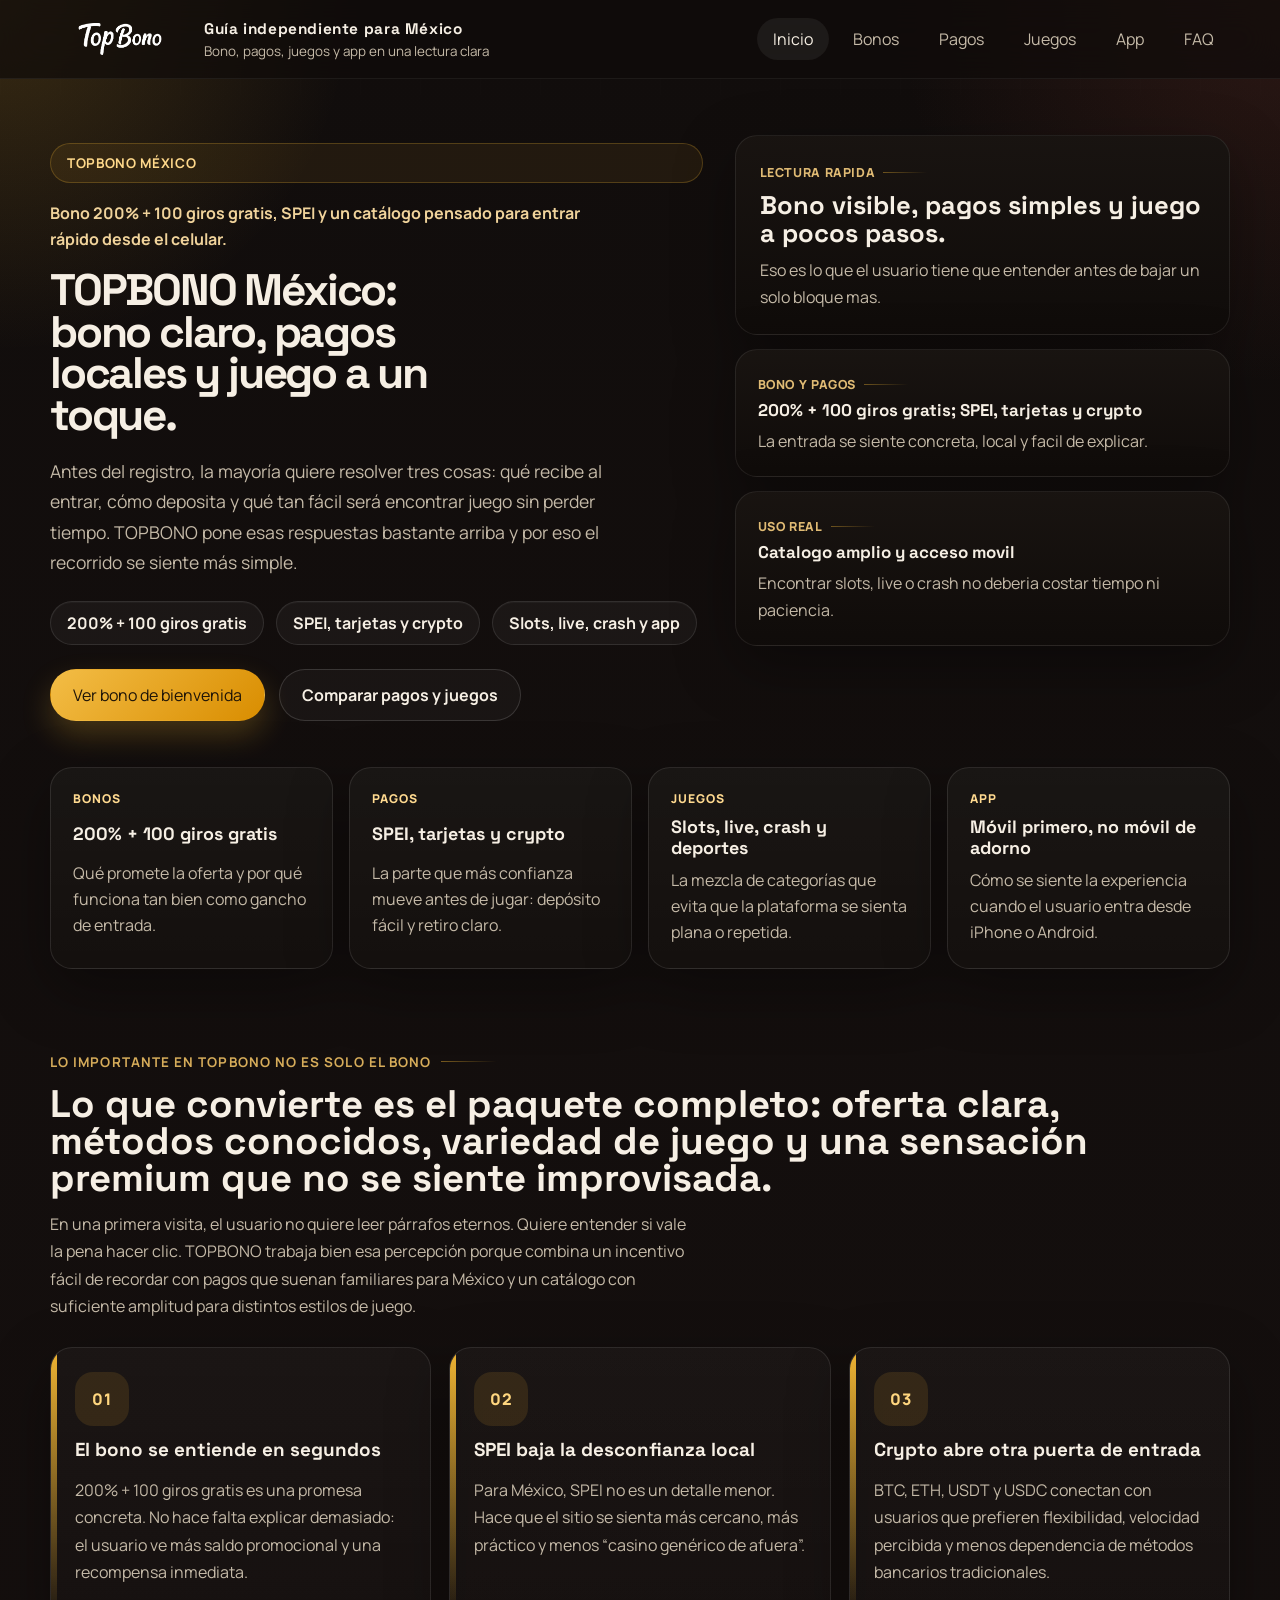
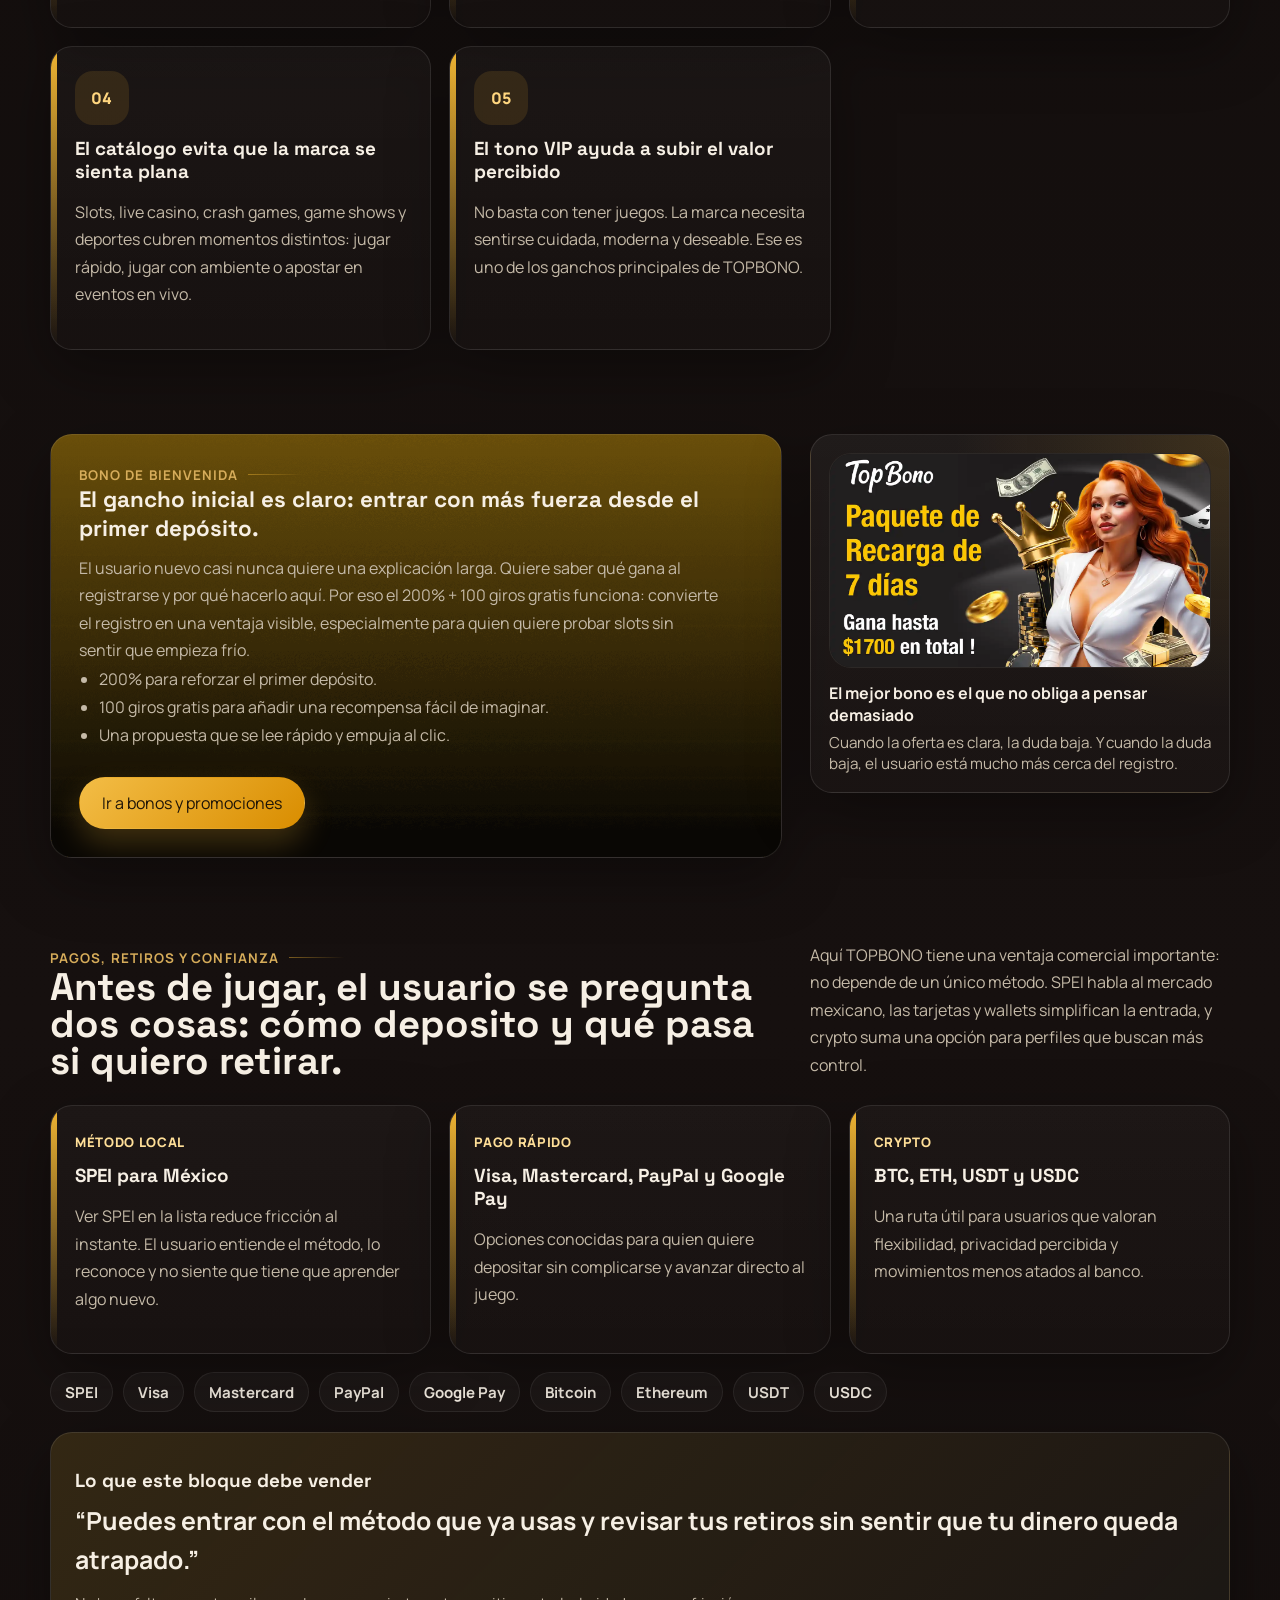
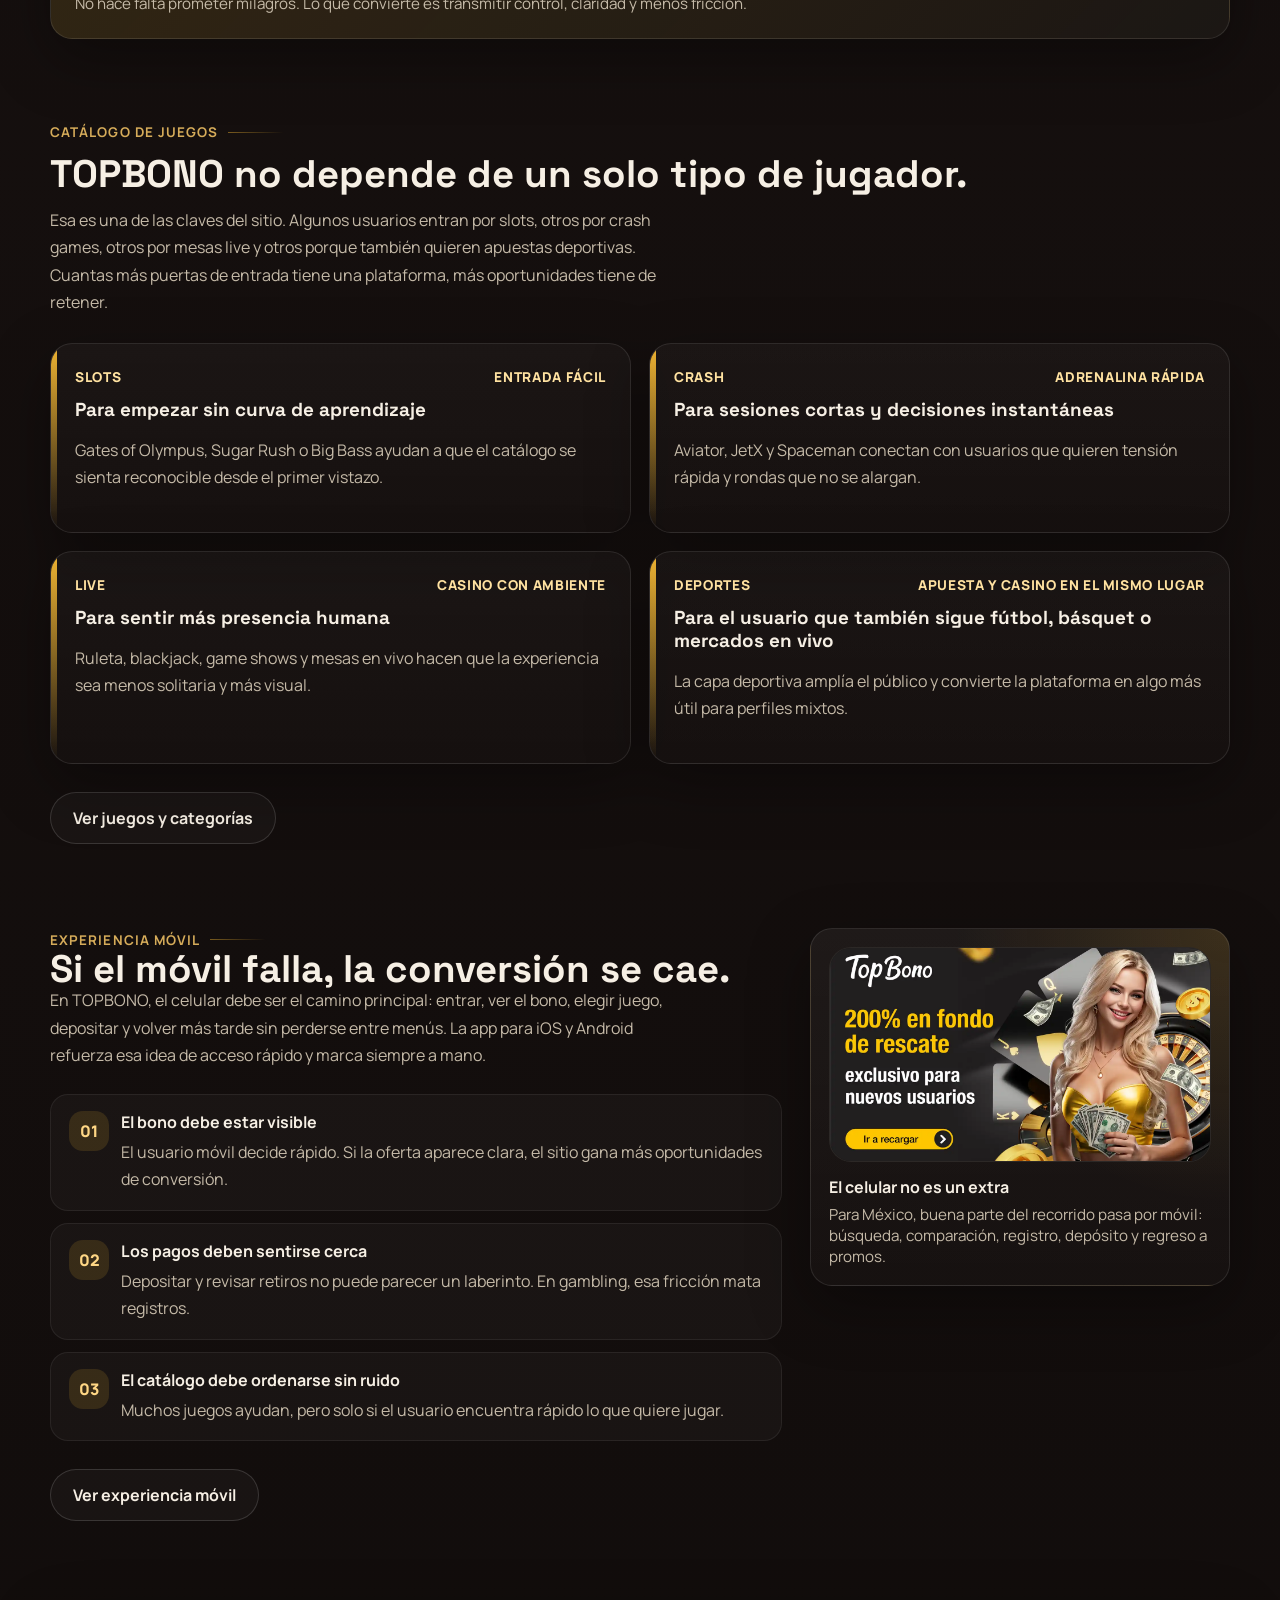
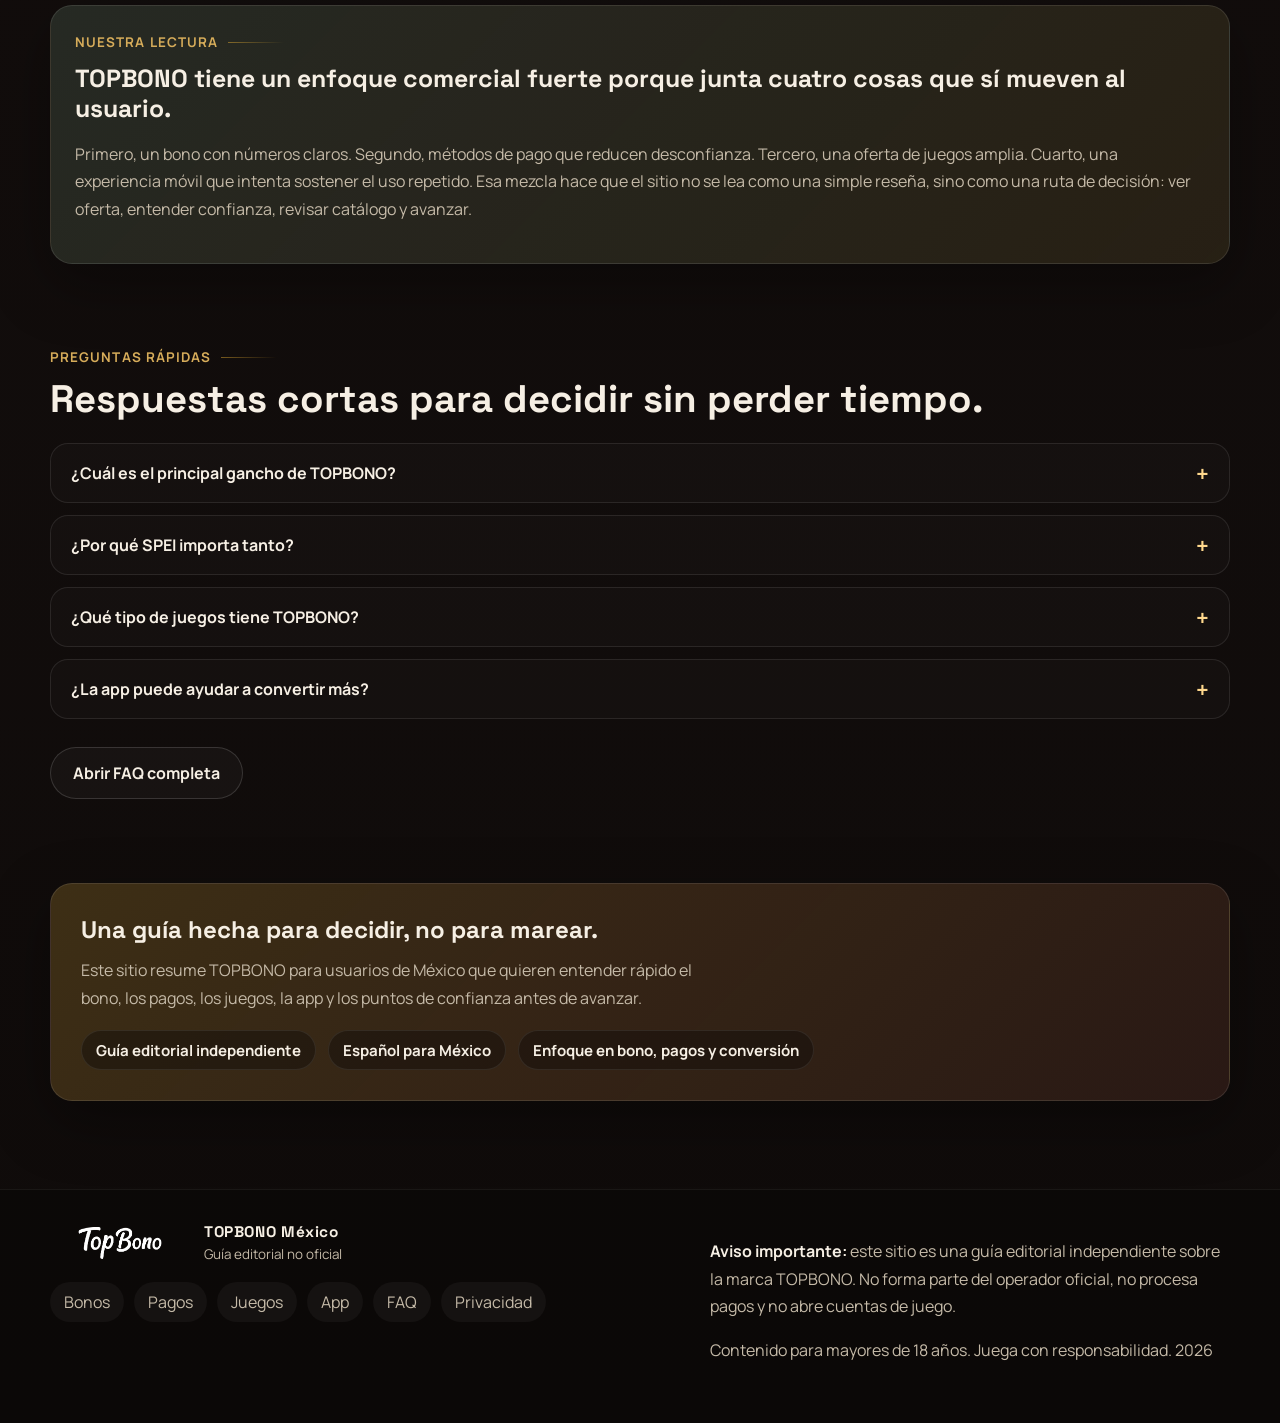
<file: index.html>
<!DOCTYPE html>
<html lang="es-MX">
  <head>
    <meta charset="utf-8">
    <meta name="viewport" content="width=device-width, initial-scale=1">
    <title>TOPBONO México | Bono 200% + 100 giros, SPEI y casino móvil</title>
    <meta name="description" content="TOPBONO México explicado sin rodeos: bono de bienvenida 200% + 100 giros gratis, pagos con SPEI, tarjetas, wallets, crypto, juegos, app móvil y puntos clave antes de registrarte.">
    <meta name="robots" content="index,follow">
    <meta name="theme-color" content="#120f0d">
    <meta property="og:locale" content="es_MX">
    <meta property="og:type" content="website">
    <meta property="og:title" content="TOPBONO México | Bono 200% + 100 giros, SPEI y casino móvil">
    <meta property="og:description" content="TOPBONO México explicado sin rodeos: bono visible, SPEI, juegos, app móvil y puntos clave antes de registrarte.">
    <meta property="og:image" content="assets/media/banners/hero-casino-mexico.webp">
    <link rel="canonical" href="https://rybakovnikolay2000-png.github.io/check.github.io/">
    <link rel="alternate" hreflang="es-MX" href="https://rybakovnikolay2000-png.github.io/check.github.io/">
    <link rel="alternate" hreflang="x-default" href="https://rybakovnikolay2000-png.github.io/check.github.io/">
    <meta name="twitter:card" content="summary_large_image">
    <link rel="icon" href="favicon.ico">
    <link rel="apple-touch-icon" href="apple-touch-icon.png">
    <link rel="manifest" href="site.webmanifest">
    <link rel="preconnect" href="https://fonts.googleapis.com">
    <link rel="preconnect" href="https://fonts.gstatic.com" crossorigin>
    <link href="https://fonts.googleapis.com/css2?family=Manrope:wght@400;500;600;700;800&family=Space+Grotesk:wght@500;700&display=swap" rel="stylesheet">
    <link rel="stylesheet" href="assets/css/styles.css">
    <script type="application/ld+json">
      {
        "@context": "https://schema.org",
        "@graph": [
          {
            "@type": "WebSite",
            "name": "TOPBONO México",
            "alternateName": "Guía independiente para México",
            "url": "https://rybakovnikolay2000-png.github.io/check.github.io/"
          },
          {
            "@type": "Organization",
            "name": "TOPBONO México",
            "url": "https://rybakovnikolay2000-png.github.io/check.github.io/",
            "logo": "https://rybakovnikolay2000-png.github.io/check.github.io/assets/media/logo-topbono.png",
            "description": "Guía independiente en español sobre la marca TOPBONO para México."
          },
          {
            "@type": "CollectionPage",
            "name": "TOPBONO México | Bono 200% + 100 giros, SPEI y casino móvil",
            "url": "https://rybakovnikolay2000-png.github.io/check.github.io/",
            "description": "TOPBONO México explicado sin rodeos: bono de bienvenida 200% + 100 giros gratis, pagos con SPEI, tarjetas, wallets, crypto, juegos, app móvil y puntos clave antes de registrarte."
          }
        ]
      }
    </script>
  </head>
  <body>
    <a class="skip-link" href="#contenido">Saltar al contenido</a>
    <div class="site-shell">
      <header class="site-header">
        <div class="container header-row">
          <a class="brand" href="index.html">
            <img src="assets/media/logo-topbono.png" alt="TOPBONO" title="TOPBONO MEXICO">
            <span class="brand-mark">
              <strong>Guía independiente para México</strong>
              <span>Bono, pagos, juegos y app en una lectura clara</span>
            </span>
          </a>
          <button class="nav-toggle" type="button" aria-expanded="false" aria-controls="menu-principal">Menú</button>
          <nav class="site-nav" id="menu-principal" aria-label="Principal">
            <ul>
              <li><a href="index.html">Inicio</a></li>
              <li><a href="bonos.html">Bonos</a></li>
              <li><a href="pagos.html">Pagos</a></li>
              <li><a href="juegos.html">Juegos</a></li>
              <li><a href="app.html">App</a></li>
              <li><a href="faq.html">FAQ</a></li>
            </ul>
          </nav>
        </div>
      </header>

      <main id="contenido">
        <section class="hero hero--home">
          <div class="container hero-grid hero-grid--home">
            <div class="hero-home__copy">
              <span class="eyebrow">TOPBONO México</span>
              <p class="hero-kicker">Bono 200% + 100 giros gratis, SPEI y un catálogo pensado para entrar rápido desde el celular.</p>
              <h1 class="display-title display-title--home">TOPBONO México: bono claro, pagos locales y juego a un toque.</h1>
              <p class="lede lede--home">Antes del registro, la mayoría quiere resolver tres cosas: qué recibe al entrar, cómo deposita y qué tan fácil será encontrar juego sin perder tiempo. TOPBONO pone esas respuestas bastante arriba y por eso el recorrido se siente más simple.</p>
              <div class="hero-signals" aria-label="Señales rápidas de la marca">
                <span class="signal-pill">200% + 100 giros gratis</span>
                <span class="signal-pill">SPEI, tarjetas y crypto</span>
                <span class="signal-pill">Slots, live, crash y app</span>
              </div>
              <div class="button-row button-row--hero">
                <a class="button" href="bonos.html">Ver bono de bienvenida</a>
                <a class="button-secondary" href="pagos.html">Comparar pagos y juegos</a>
              </div>
            </div>
            <aside class="hero-rail" aria-label="Resumen rapido de la marca">
              <article class="rail-card rail-card--lead">
                <span class="rail-card__label">Lectura rapida</span>
                <h2 class="rail-card__title">Bono visible, pagos simples y juego a pocos pasos.</h2>
                <p>Eso es lo que el usuario tiene que entender antes de bajar un solo bloque mas.</p>
              </article>
              <article class="rail-card">
                <span class="rail-card__label">Bono y pagos</span>
                <strong>200% + 100 giros gratis; SPEI, tarjetas y crypto</strong>
                <p>La entrada se siente concreta, local y facil de explicar.</p>
              </article>
              <article class="rail-card">
                <span class="rail-card__label">Uso real</span>
                <strong>Catalogo amplio y acceso movil</strong>
                <p>Encontrar slots, live o crash no deberia costar tiempo ni paciencia.</p>
              </article>
            </aside>
          </div>
        </section>

        <section class="section section--tight">
          <div class="container">
            <div class="quick-links" aria-label="Rutas rápidas del sitio">
              <a class="quick-link" href="bonos.html">
                <span class="quick-link__label">Bonos</span>
                <strong>200% + 100 giros gratis</strong>
                <p>Qué promete la oferta y por qué funciona tan bien como gancho de entrada.</p>
              </a>
              <a class="quick-link" href="pagos.html">
                <span class="quick-link__label">Pagos</span>
                <strong>SPEI, tarjetas y crypto</strong>
                <p>La parte que más confianza mueve antes de jugar: depósito fácil y retiro claro.</p>
              </a>
              <a class="quick-link" href="juegos.html">
                <span class="quick-link__label">Juegos</span>
                <strong>Slots, live, crash y deportes</strong>
                <p>La mezcla de categorías que evita que la plataforma se sienta plana o repetida.</p>
              </a>
              <a class="quick-link" href="app.html">
                <span class="quick-link__label">App</span>
                <strong>Móvil primero, no móvil de adorno</strong>
                <p>Cómo se siente la experiencia cuando el usuario entra desde iPhone o Android.</p>
              </a>
            </div>
          </div>
        </section>

        <section class="section">
          <div class="container">
            <div class="section-header">
              <span class="eyebrow eyebrow--subtle">Lo importante en TOPBONO no es solo el bono</span>
              <h2 class="section-title">Lo que convierte es el paquete completo: oferta clara, métodos conocidos, variedad de juego y una sensación premium que no se siente improvisada.</h2>
              <p class="section-copy">En una primera visita, el usuario no quiere leer párrafos eternos. Quiere entender si vale la pena hacer clic. TOPBONO trabaja bien esa percepción porque combina un incentivo fácil de recordar con pagos que suenan familiares para México y un catálogo con suficiente amplitud para distintos estilos de juego.</p>
            </div>
            <div class="card-grid card-grid--3">
              <article class="feature-card">
                <span class="card-index">01</span>
                <h3>El bono se entiende en segundos</h3>
                <p>200% + 100 giros gratis es una promesa concreta. No hace falta explicar demasiado: el usuario ve más saldo promocional y una recompensa inmediata.</p>
              </article>
              <article class="feature-card">
                <span class="card-index">02</span>
                <h3>SPEI baja la desconfianza local</h3>
                <p>Para México, SPEI no es un detalle menor. Hace que el sitio se sienta más cercano, más práctico y menos “casino genérico de afuera”.</p>
              </article>
              <article class="feature-card">
                <span class="card-index">03</span>
                <h3>Crypto abre otra puerta de entrada</h3>
                <p>BTC, ETH, USDT y USDC conectan con usuarios que prefieren flexibilidad, velocidad percibida y menos dependencia de métodos bancarios tradicionales.</p>
              </article>
              <article class="feature-card">
                <span class="card-index">04</span>
                <h3>El catálogo evita que la marca se sienta plana</h3>
                <p>Slots, live casino, crash games, game shows y deportes cubren momentos distintos: jugar rápido, jugar con ambiente o apostar en eventos en vivo.</p>
              </article>
              <article class="feature-card">
                <span class="card-index">05</span>
                <h3>El tono VIP ayuda a subir el valor percibido</h3>
                <p>No basta con tener juegos. La marca necesita sentirse cuidada, moderna y deseable. Ese es uno de los ganchos principales de TOPBONO.</p>
              </article>
            </div>
          </div>
        </section>

        <section class="section">
          <div class="container split-grid">
            <div class="surface-panel">
              <span class="eyebrow eyebrow--subtle">Bono de bienvenida</span>
              <h2 class="surface-panel__title">El gancho inicial es claro: entrar con más fuerza desde el primer depósito.</h2>
              <p class="section-copy">El usuario nuevo casi nunca quiere una explicación larga. Quiere saber qué gana al registrarse y por qué hacerlo aquí. Por eso el 200% + 100 giros gratis funciona: convierte el registro en una ventaja visible, especialmente para quien quiere probar slots sin sentir que empieza frío.</p>
              <ul>
                <li>200% para reforzar el primer depósito.</li>
                <li>100 giros gratis para añadir una recompensa fácil de imaginar.</li>
                <li>Una propuesta que se lee rápido y empuja al clic.</li>
              </ul>
              <div class="button-row">
                <a class="button" href="bonos.html">Ir a bonos y promociones</a>
              </div>
            </div>
            <div class="page-art">
              <div class="page-art__frame">
                <img src="assets/media/banners/hero-paquete-recarga.webp" alt="Creativo visual de promoción y recarga de TOPBONO" title="Promocion de bono y recarga TOPBONO">
              </div>
              <div class="page-art__caption">
                <strong>El mejor bono es el que no obliga a pensar demasiado</strong>
                <span>Cuando la oferta es clara, la duda baja. Y cuando la duda baja, el usuario está mucho más cerca del registro.</span>
              </div>
            </div>
          </div>
        </section>

        <section class="section">
          <div class="container">
            <div class="section-header section-header--split">
              <div>
                <span class="eyebrow eyebrow--subtle">Pagos, retiros y confianza</span>
                <h2 class="section-title">Antes de jugar, el usuario se pregunta dos cosas: cómo deposito y qué pasa si quiero retirar.</h2>
              </div>
              <p class="section-copy">Aquí TOPBONO tiene una ventaja comercial importante: no depende de un único método. SPEI habla al mercado mexicano, las tarjetas y wallets simplifican la entrada, y crypto suma una opción para perfiles que buscan más control.</p>
            </div>
            <div class="card-grid card-grid--3">
              <article class="method-card">
                <span class="feature-meta">Método local</span>
                <h3>SPEI para México</h3>
                <p>Ver SPEI en la lista reduce fricción al instante. El usuario entiende el método, lo reconoce y no siente que tiene que aprender algo nuevo.</p>
              </article>
              <article class="method-card">
                <span class="feature-meta">Pago rápido</span>
                <h3>Visa, Mastercard, PayPal y Google Pay</h3>
                <p>Opciones conocidas para quien quiere depositar sin complicarse y avanzar directo al juego.</p>
              </article>
              <article class="method-card">
                <span class="feature-meta">Crypto</span>
                <h3>BTC, ETH, USDT y USDC</h3>
                <p>Una ruta útil para usuarios que valoran flexibilidad, privacidad percibida y movimientos menos atados al banco.</p>
              </article>
            </div>
            <div class="method-chips" aria-label="Métodos mencionados">
              <span class="chip">SPEI</span>
              <span class="chip">Visa</span>
              <span class="chip">Mastercard</span>
              <span class="chip">PayPal</span>
              <span class="chip">Google Pay</span>
              <span class="chip">Bitcoin</span>
              <span class="chip">Ethereum</span>
              <span class="chip">USDT</span>
              <span class="chip">USDC</span>
            </div>
            <div class="quote-card" style="margin-top: 20px;">
              <h3>Lo que este bloque debe vender</h3>
              <blockquote>“Puedes entrar con el método que ya usas y revisar tus retiros sin sentir que tu dinero queda atrapado.”</blockquote>
              <footer>No hace falta prometer milagros. Lo que convierte es transmitir control, claridad y menos fricción.</footer>
            </div>
          </div>
        </section>

        <section class="section">
          <div class="container">
            <div class="section-header">
              <span class="eyebrow eyebrow--subtle">Catálogo de juegos</span>
              <h2 class="section-title">TOPBONO no depende de un solo tipo de jugador.</h2>
              <p class="section-copy">Esa es una de las claves del sitio. Algunos usuarios entran por slots, otros por crash games, otros por mesas live y otros porque también quieren apuestas deportivas. Cuantas más puertas de entrada tiene una plataforma, más oportunidades tiene de retener.</p>
            </div>
            <div class="card-grid card-grid--4">
              <article class="category-card">
                <div class="label-row"><span>Slots</span><span>Entrada fácil</span></div>
                <h3>Para empezar sin curva de aprendizaje</h3>
                <p>Gates of Olympus, Sugar Rush o Big Bass ayudan a que el catálogo se sienta reconocible desde el primer vistazo.</p>
              </article>
              <article class="category-card">
                <div class="label-row"><span>Crash</span><span>Adrenalina rápida</span></div>
                <h3>Para sesiones cortas y decisiones instantáneas</h3>
                <p>Aviator, JetX y Spaceman conectan con usuarios que quieren tensión rápida y rondas que no se alargan.</p>
              </article>
              <article class="category-card">
                <div class="label-row"><span>Live</span><span>Casino con ambiente</span></div>
                <h3>Para sentir más presencia humana</h3>
                <p>Ruleta, blackjack, game shows y mesas en vivo hacen que la experiencia sea menos solitaria y más visual.</p>
              </article>
              <article class="category-card">
                <div class="label-row"><span>Deportes</span><span>Apuesta y casino en el mismo lugar</span></div>
                <h3>Para el usuario que también sigue fútbol, básquet o mercados en vivo</h3>
                <p>La capa deportiva amplía el público y convierte la plataforma en algo más útil para perfiles mixtos.</p>
              </article>
            </div>
            <div class="button-row">
              <a class="button-secondary" href="juegos.html">Ver juegos y categorías</a>
            </div>
          </div>
        </section>

        <section class="section">
          <div class="container split-grid">
            <div>
              <span class="eyebrow eyebrow--subtle">Experiencia móvil</span>
              <h2 class="section-title">Si el móvil falla, la conversión se cae.</h2>
              <p class="section-copy">En TOPBONO, el celular debe ser el camino principal: entrar, ver el bono, elegir juego, depositar y volver más tarde sin perderse entre menús. La app para iOS y Android refuerza esa idea de acceso rápido y marca siempre a mano.</p>
              <div class="highlight-list">
                <div class="highlight-item">
                  <span class="highlight-badge">01</span>
                  <div>
                    <strong>El bono debe estar visible</strong>
                    <span class="section-copy">El usuario móvil decide rápido. Si la oferta aparece clara, el sitio gana más oportunidades de conversión.</span>
                  </div>
                </div>
                <div class="highlight-item">
                  <span class="highlight-badge">02</span>
                  <div>
                    <strong>Los pagos deben sentirse cerca</strong>
                    <span class="section-copy">Depositar y revisar retiros no puede parecer un laberinto. En gambling, esa fricción mata registros.</span>
                  </div>
                </div>
                <div class="highlight-item">
                  <span class="highlight-badge">03</span>
                  <div>
                    <strong>El catálogo debe ordenarse sin ruido</strong>
                    <span class="section-copy">Muchos juegos ayudan, pero solo si el usuario encuentra rápido lo que quiere jugar.</span>
                  </div>
                </div>
              </div>
              <div class="button-row">
                <a class="button-secondary" href="app.html">Ver experiencia móvil</a>
              </div>
            </div>
            <div class="page-art">
              <div class="page-art__frame">
                <img src="assets/media/banners/hero-rescate.webp" alt="Promoción visual de TOPBONO adaptada a una lectura móvil" title="Visual movil de TOPBONO">
              </div>
              <div class="page-art__caption">
                <strong>El celular no es un extra</strong>
                <span>Para México, buena parte del recorrido pasa por móvil: búsqueda, comparación, registro, depósito y regreso a promos.</span>
              </div>
            </div>
          </div>
        </section>

        <section class="section">
          <div class="container">
            <div class="editorial-block">
              <span class="eyebrow eyebrow--subtle">Nuestra lectura</span>
              <h3>TOPBONO tiene un enfoque comercial fuerte porque junta cuatro cosas que sí mueven al usuario.</h3>
              <p>Primero, un bono con números claros. Segundo, métodos de pago que reducen desconfianza. Tercero, una oferta de juegos amplia. Cuarto, una experiencia móvil que intenta sostener el uso repetido. Esa mezcla hace que el sitio no se lea como una simple reseña, sino como una ruta de decisión: ver oferta, entender confianza, revisar catálogo y avanzar.</p>
            </div>
          </div>
        </section>

        <section class="section">
          <div class="container">
            <div class="section-header">
              <span class="eyebrow eyebrow--subtle">Preguntas rápidas</span>
              <h2 class="section-title">Respuestas cortas para decidir sin perder tiempo.</h2>
            </div>
            <div class="faq-list">
              <details>
                <summary>¿Cuál es el principal gancho de TOPBONO?</summary>
                <div class="answer">El bono de bienvenida 200% + 100 giros gratis. Es el mensaje más fácil de recordar y el que más rápido explica por qué probar la marca.</div>
              </details>
              <details>
                <summary>¿Por qué SPEI importa tanto?</summary>
                <div class="answer">Porque conecta con un hábito real de México. Cuando el usuario ve un método local, la plataforma se siente más cercana y menos riesgosa.</div>
              </details>
              <details>
                <summary>¿Qué tipo de juegos tiene TOPBONO?</summary>
                <div class="answer">Slots, crash games, live casino, game shows, mini juegos y apuestas deportivas. La variedad permite que distintos perfiles encuentren su puerta de entrada.</div>
              </details>
              <details>
                <summary>¿La app puede ayudar a convertir más?</summary>
                <div class="answer">Sí. Una app o experiencia móvil clara reduce pasos, mejora el regreso del usuario y mantiene visibles bonos, pagos y juegos.</div>
              </details>
            </div>
            <div class="button-row">
              <a class="button-secondary" href="faq.html">Abrir FAQ completa</a>
            </div>
          </div>
        </section>

        <section class="section">
          <div class="container">
            <div class="cta-panel">
              <h2>Una guía hecha para decidir, no para marear.</h2>
              <p class="section-copy">Este sitio resume TOPBONO para usuarios de México que quieren entender rápido el bono, los pagos, los juegos, la app y los puntos de confianza antes de avanzar.</p>
              <div class="meta-strip">
                <span class="chip">Guía editorial independiente</span>
                <span class="chip">Español para México</span>
                <span class="chip">Enfoque en bono, pagos y conversión</span>
              </div>
            </div>
          </div>
        </section>
      </main>

      <footer class="site-footer">
        <div class="container footer-grid">
          <div>
            <a class="brand" href="index.html">
              <img src="assets/media/logo-topbono.png" alt="TOPBONO" title="TOPBONO MEXICO">
              <span class="brand-mark">
                <strong>TOPBONO México</strong>
                <span>Guía editorial no oficial</span>
              </span>
            </a>
            <ul class="footer-links">
              <li><a href="bonos.html">Bonos</a></li>
              <li><a href="pagos.html">Pagos</a></li>
              <li><a href="juegos.html">Juegos</a></li>
              <li><a href="app.html">App</a></li>
              <li><a href="faq.html">FAQ</a></li>
              <li><a href="privacidad.html">Privacidad</a></li>
            </ul>
          </div>
          <div class="footer-meta">
            <p><strong>Aviso importante:</strong> este sitio es una guía editorial independiente sobre la marca TOPBONO. No forma parte del operador oficial, no procesa pagos y no abre cuentas de juego.</p>
            <p>Contenido para mayores de 18 años. Juega con responsabilidad. <span data-year></span></p>
          </div>
        </div>
      </footer>
    </div>
    <script src="assets/js/site.js" defer></script>
  </body>
</html>
</file>
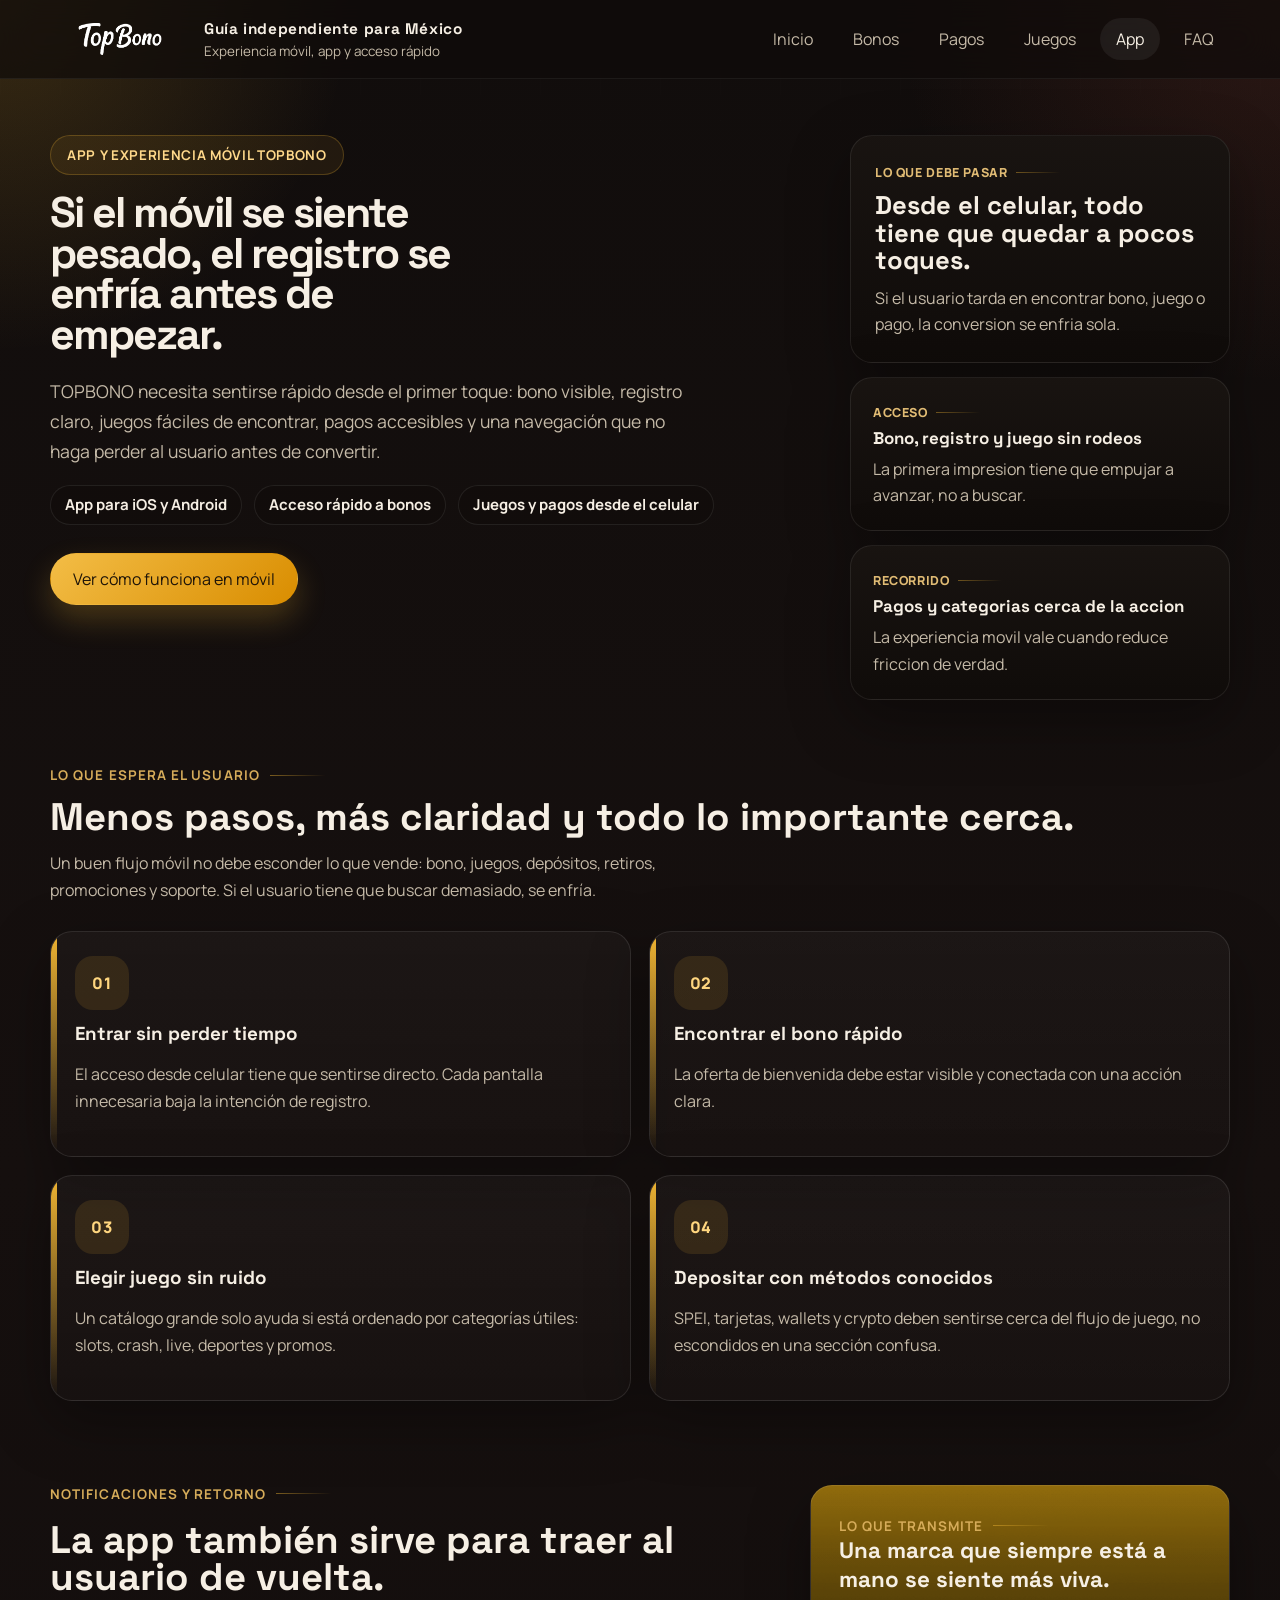
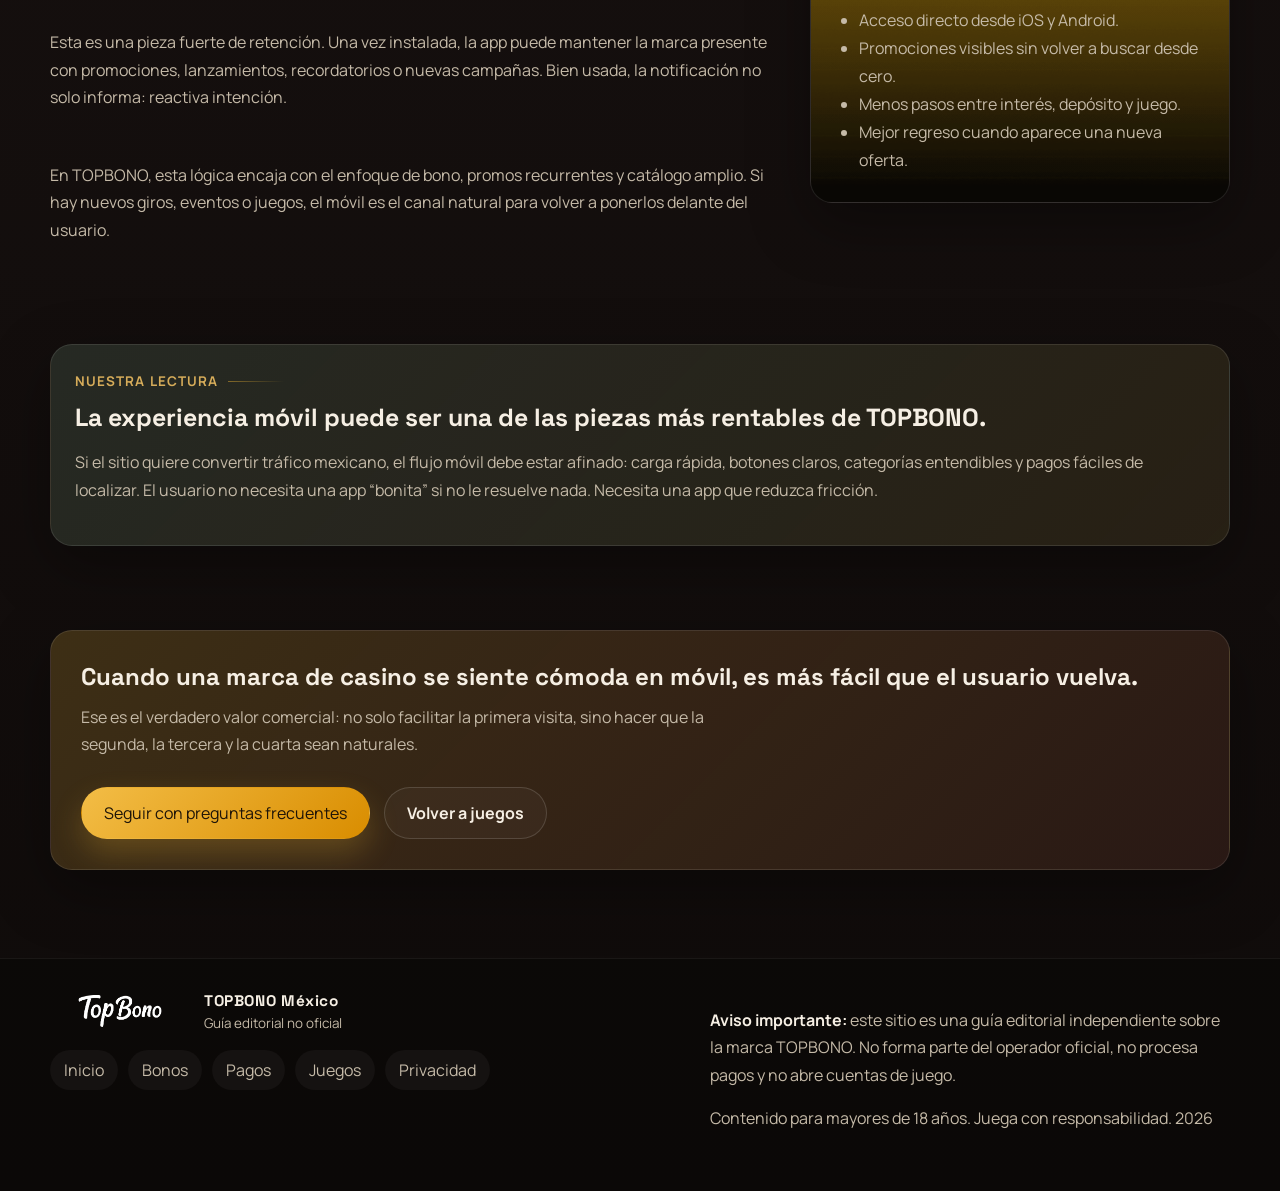
<file: app.html>
<!DOCTYPE html>
<html lang="es-MX">
  <head>
    <meta charset="utf-8">
    <meta name="viewport" content="width=device-width, initial-scale=1">
    <title>App TOPBONO México | Casino móvil para iOS y Android</title>
    <meta name="description" content="Experiencia móvil de TOPBONO para México: app para iOS y Android, acceso rápido al bono, juegos, pagos, promociones y navegación pensada para celular.">
    <meta name="robots" content="index,follow">
    <meta name="theme-color" content="#120f0d">
    <meta property="og:locale" content="es_MX">
    <meta property="og:type" content="article">
    <meta property="og:title" content="App TOPBONO México | Casino móvil para iOS y Android">
    <meta property="og:description" content="Experiencia móvil de TOPBONO para México y por qué es una pieza importante para la audiencia mexicana.">
    <meta property="og:image" content="assets/media/banners/hero-casino-mexico.webp">
    <link rel="canonical" href="https://rybakovnikolay2000-png.github.io/check.github.io/app.html">
    <link rel="alternate" hreflang="es-MX" href="https://rybakovnikolay2000-png.github.io/check.github.io/app.html">
    <link rel="alternate" hreflang="x-default" href="https://rybakovnikolay2000-png.github.io/check.github.io/app.html">
    <link rel="icon" href="favicon.ico">
    <link rel="apple-touch-icon" href="apple-touch-icon.png">
    <link rel="manifest" href="site.webmanifest">
    <link rel="preconnect" href="https://fonts.googleapis.com">
    <link rel="preconnect" href="https://fonts.gstatic.com" crossorigin>
    <link href="https://fonts.googleapis.com/css2?family=Manrope:wght@400;500;600;700;800&family=Space+Grotesk:wght@500;700&display=swap" rel="stylesheet">
    <link rel="stylesheet" href="assets/css/styles.css">
  </head>
  <body>
    <a class="skip-link" href="#contenido">Saltar al contenido</a>
    <div class="site-shell">
      <header class="site-header">
        <div class="container header-row">
          <a class="brand" href="index.html">
            <img src="assets/media/logo-topbono.png" alt="TOPBONO" title="TOPBONO MEXICO">
            <span class="brand-mark">
              <strong>Guía independiente para México</strong>
              <span>Experiencia móvil, app y acceso rápido</span>
            </span>
          </a>
          <button class="nav-toggle" type="button" aria-expanded="false" aria-controls="menu-principal">Menú</button>
          <nav class="site-nav" id="menu-principal" aria-label="Principal">
            <ul>
              <li><a href="index.html">Inicio</a></li>
              <li><a href="bonos.html">Bonos</a></li>
              <li><a href="pagos.html">Pagos</a></li>
              <li><a href="juegos.html">Juegos</a></li>
              <li><a href="app.html">App</a></li>
              <li><a href="faq.html">FAQ</a></li>
            </ul>
          </nav>
        </div>
      </header>

      <main id="contenido">
        <section class="page-hero">
          <div class="container page-hero__grid">
            <div>
              <span class="eyebrow">App y experiencia móvil TOPBONO</span>
              <h1 class="page-title">Si el móvil se siente pesado, el registro se enfría antes de empezar.</h1>
              <p class="page-intro">TOPBONO necesita sentirse rápido desde el primer toque: bono visible, registro claro, juegos fáciles de encontrar, pagos accesibles y una navegación que no haga perder al usuario antes de convertir.</p>
              <div class="meta-strip">
                <span class="chip">App para iOS y Android</span>
                <span class="chip">Acceso rápido a bonos</span>
                <span class="chip">Juegos y pagos desde el celular</span>
              </div>
              <div class="button-row">
                <a class="button" href="#flujo-movil">Ver cómo funciona en móvil</a>
              </div>
            </div>
            <aside class="hero-rail">
              <article class="rail-card rail-card--lead">
                <span class="rail-card__label">Lo que debe pasar</span>
                <h2 class="rail-card__title">Desde el celular, todo tiene que quedar a pocos toques.</h2>
                <p>Si el usuario tarda en encontrar bono, juego o pago, la conversion se enfria sola.</p>
              </article>
              <article class="rail-card">
                <span class="rail-card__label">Acceso</span>
                <strong>Bono, registro y juego sin rodeos</strong>
                <p>La primera impresion tiene que empujar a avanzar, no a buscar.</p>
              </article>
              <article class="rail-card">
                <span class="rail-card__label">Recorrido</span>
                <strong>Pagos y categorias cerca de la accion</strong>
                <p>La experiencia movil vale cuando reduce friccion de verdad.</p>
              </article>
            </aside>
          </div>
        </section>

        <section class="section" id="flujo-movil">
          <div class="container">
            <div class="section-header">
              <span class="eyebrow eyebrow--subtle">Lo que espera el usuario</span>
              <h2 class="section-title">Menos pasos, más claridad y todo lo importante cerca.</h2>
              <p class="section-copy">Un buen flujo móvil no debe esconder lo que vende: bono, juegos, depósitos, retiros, promociones y soporte. Si el usuario tiene que buscar demasiado, se enfría.</p>
            </div>
            <div class="card-grid card-grid--4">
              <article class="feature-card">
                <span class="card-index">01</span>
                <h3>Entrar sin perder tiempo</h3>
                <p>El acceso desde celular tiene que sentirse directo. Cada pantalla innecesaria baja la intención de registro.</p>
              </article>
              <article class="feature-card">
                <span class="card-index">02</span>
                <h3>Encontrar el bono rápido</h3>
                <p>La oferta de bienvenida debe estar visible y conectada con una acción clara.</p>
              </article>
              <article class="feature-card">
                <span class="card-index">03</span>
                <h3>Elegir juego sin ruido</h3>
                <p>Un catálogo grande solo ayuda si está ordenado por categorías útiles: slots, crash, live, deportes y promos.</p>
              </article>
              <article class="feature-card">
                <span class="card-index">04</span>
                <h3>Depositar con métodos conocidos</h3>
                <p>SPEI, tarjetas, wallets y crypto deben sentirse cerca del flujo de juego, no escondidos en una sección confusa.</p>
              </article>
            </div>
          </div>
        </section>

        <section class="section">
          <div class="container split-grid">
            <div class="prose">
              <span class="eyebrow eyebrow--subtle">Notificaciones y retorno</span>
              <h2 class="section-title">La app también sirve para traer al usuario de vuelta.</h2>
              <p>Esta es una pieza fuerte de retención. Una vez instalada, la app puede mantener la marca presente con promociones, lanzamientos, recordatorios o nuevas campañas. Bien usada, la notificación no solo informa: reactiva intención.</p>
              <p>En TOPBONO, esta lógica encaja con el enfoque de bono, promos recurrentes y catálogo amplio. Si hay nuevos giros, eventos o juegos, el móvil es el canal natural para volver a ponerlos delante del usuario.</p>
            </div>
            <aside class="surface-panel">
              <span class="eyebrow eyebrow--subtle">Lo que transmite</span>
              <h2 class="surface-panel__title">Una marca que siempre está a mano se siente más viva.</h2>
              <ul>
                <li>Acceso directo desde iOS y Android.</li>
                <li>Promociones visibles sin volver a buscar desde cero.</li>
                <li>Menos pasos entre interés, depósito y juego.</li>
                <li>Mejor regreso cuando aparece una nueva oferta.</li>
              </ul>
            </aside>
          </div>
        </section>

        <section class="section">
          <div class="container">
            <div class="editorial-block">
              <span class="eyebrow eyebrow--subtle">Nuestra lectura</span>
              <h3>La experiencia móvil puede ser una de las piezas más rentables de TOPBONO.</h3>
              <p>Si el sitio quiere convertir tráfico mexicano, el flujo móvil debe estar afinado: carga rápida, botones claros, categorías entendibles y pagos fáciles de localizar. El usuario no necesita una app “bonita” si no le resuelve nada. Necesita una app que reduzca fricción.</p>
            </div>
          </div>
        </section>

        <section class="section">
          <div class="container">
            <div class="cta-panel">
              <h2>Cuando una marca de casino se siente cómoda en móvil, es más fácil que el usuario vuelva.</h2>
              <p class="section-copy">Ese es el verdadero valor comercial: no solo facilitar la primera visita, sino hacer que la segunda, la tercera y la cuarta sean naturales.</p>
              <div class="button-row">
                <a class="button" href="faq.html">Seguir con preguntas frecuentes</a>
                <a class="button-secondary" href="juegos.html">Volver a juegos</a>
              </div>
            </div>
          </div>
        </section>
      </main>

      <footer class="site-footer">
        <div class="container footer-grid">
          <div>
            <a class="brand" href="index.html">
              <img src="assets/media/logo-topbono.png" alt="TOPBONO" title="TOPBONO MEXICO">
              <span class="brand-mark">
                <strong>TOPBONO México</strong>
                <span>Guía editorial no oficial</span>
              </span>
            </a>
            <ul class="footer-links">
              <li><a href="index.html">Inicio</a></li>
              <li><a href="bonos.html">Bonos</a></li>
              <li><a href="pagos.html">Pagos</a></li>
              <li><a href="juegos.html">Juegos</a></li>
              <li><a href="privacidad.html">Privacidad</a></li>
            </ul>
          </div>
          <div class="footer-meta">
            <p><strong>Aviso importante:</strong> este sitio es una guía editorial independiente sobre la marca TOPBONO. No forma parte del operador oficial, no procesa pagos y no abre cuentas de juego.</p>
            <p>Contenido para mayores de 18 años. Juega con responsabilidad. <span data-year></span></p>
          </div>
        </div>
      </footer>
    </div>
    <script src="assets/js/site.js" defer></script>
  </body>
</html>
</file>
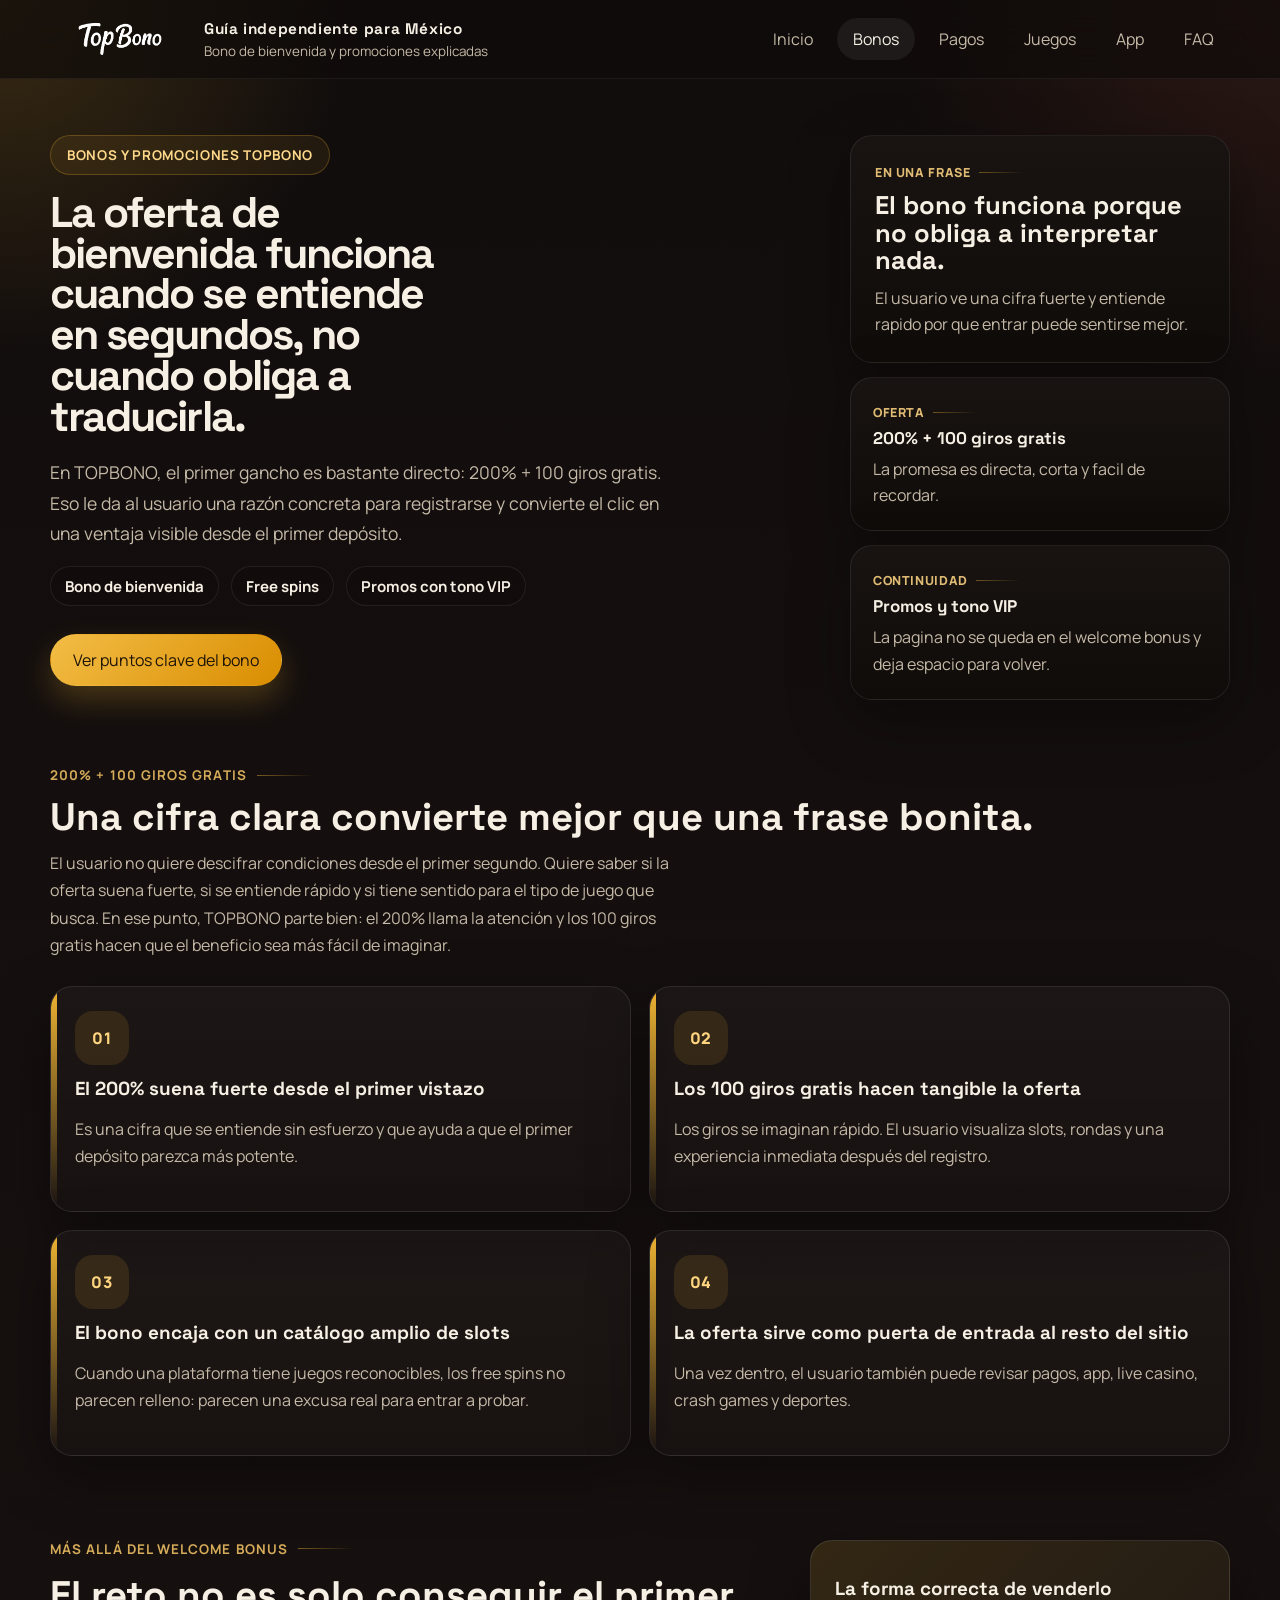
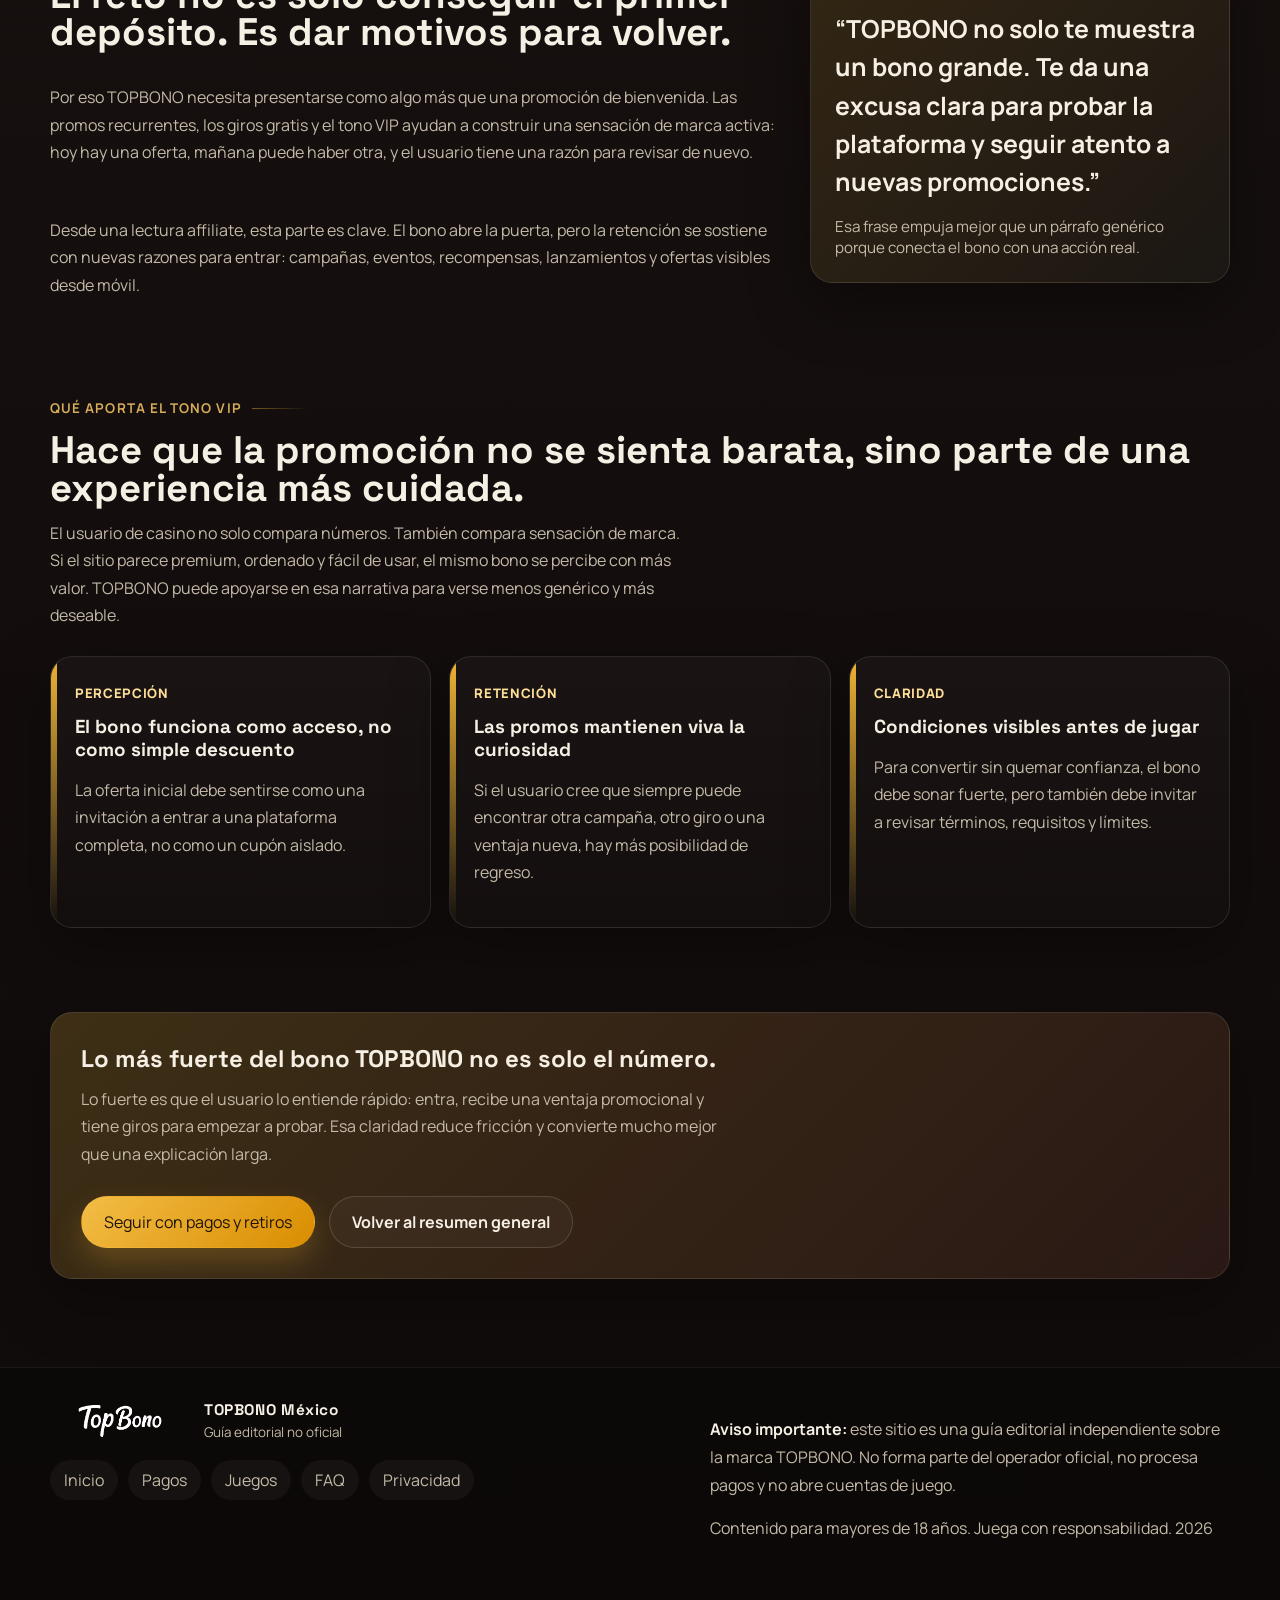
<file: bonos.html>
<!DOCTYPE html>
<html lang="es-MX">
  <head>
    <meta charset="utf-8">
    <meta name="viewport" content="width=device-width, initial-scale=1">
    <title>Bonos TOPBONO México | 200% + 100 giros gratis</title>
    <meta name="description" content="Revisión clara del bono de TOPBONO para México: 200% + 100 giros gratis, free spins, promociones VIP y por qué esta oferta funciona como gancho de entrada.">
    <meta name="robots" content="index,follow">
    <meta name="theme-color" content="#120f0d">
    <meta property="og:locale" content="es_MX">
    <meta property="og:type" content="article">
    <meta property="og:title" content="Bonos TOPBONO México | 200% + 100 giros gratis">
    <meta property="og:description" content="Revisión clara del bono de bienvenida de TOPBONO y por qué esta oferta funciona como gancho de entrada.">
    <meta property="og:image" content="assets/media/banners/hero-paquete-recarga.webp">
    <link rel="canonical" href="https://rybakovnikolay2000-png.github.io/check.github.io/bonos.html">
    <link rel="alternate" hreflang="es-MX" href="https://rybakovnikolay2000-png.github.io/check.github.io/bonos.html">
    <link rel="alternate" hreflang="x-default" href="https://rybakovnikolay2000-png.github.io/check.github.io/bonos.html">
    <link rel="icon" href="favicon.ico">
    <link rel="apple-touch-icon" href="apple-touch-icon.png">
    <link rel="manifest" href="site.webmanifest">
    <link rel="preconnect" href="https://fonts.googleapis.com">
    <link rel="preconnect" href="https://fonts.gstatic.com" crossorigin>
    <link href="https://fonts.googleapis.com/css2?family=Manrope:wght@400;500;600;700;800&family=Space+Grotesk:wght@500;700&display=swap" rel="stylesheet">
    <link rel="stylesheet" href="assets/css/styles.css">
  </head>
  <body>
    <a class="skip-link" href="#contenido">Saltar al contenido</a>
    <div class="site-shell">
      <header class="site-header">
        <div class="container header-row">
          <a class="brand" href="index.html">
            <img src="assets/media/logo-topbono.png" alt="TOPBONO" title="TOPBONO MEXICO">
            <span class="brand-mark">
              <strong>Guía independiente para México</strong>
              <span>Bono de bienvenida y promociones explicadas</span>
            </span>
          </a>
          <button class="nav-toggle" type="button" aria-expanded="false" aria-controls="menu-principal">Menú</button>
          <nav class="site-nav" id="menu-principal" aria-label="Principal">
            <ul>
              <li><a href="index.html">Inicio</a></li>
              <li><a href="bonos.html">Bonos</a></li>
              <li><a href="pagos.html">Pagos</a></li>
              <li><a href="juegos.html">Juegos</a></li>
              <li><a href="app.html">App</a></li>
              <li><a href="faq.html">FAQ</a></li>
            </ul>
          </nav>
        </div>
      </header>

      <main id="contenido">
        <section class="page-hero">
          <div class="container page-hero__grid">
            <div>
              <span class="eyebrow">Bonos y promociones TOPBONO</span>
              <h1 class="page-title">La oferta de bienvenida funciona cuando se entiende en segundos, no cuando obliga a traducirla.</h1>
              <p class="page-intro">En TOPBONO, el primer gancho es bastante directo: 200% + 100 giros gratis. Eso le da al usuario una razón concreta para registrarse y convierte el clic en una ventaja visible desde el primer depósito.</p>
              <div class="meta-strip">
                <span class="chip">Bono de bienvenida</span>
                <span class="chip">Free spins</span>
                <span class="chip">Promos con tono VIP</span>
              </div>
              <div class="button-row">
                <a class="button" href="#puntos-clave-bono">Ver puntos clave del bono</a>
              </div>
            </div>
            <aside class="hero-rail">
              <article class="rail-card rail-card--lead">
                <span class="rail-card__label">En una frase</span>
                <h2 class="rail-card__title">El bono funciona porque no obliga a interpretar nada.</h2>
                <p>El usuario ve una cifra fuerte y entiende rapido por que entrar puede sentirse mejor.</p>
              </article>
              <article class="rail-card">
                <span class="rail-card__label">Oferta</span>
                <strong>200% + 100 giros gratis</strong>
                <p>La promesa es directa, corta y facil de recordar.</p>
              </article>
              <article class="rail-card">
                <span class="rail-card__label">Continuidad</span>
                <strong>Promos y tono VIP</strong>
                <p>La pagina no se queda en el welcome bonus y deja espacio para volver.</p>
              </article>
            </aside>
          </div>
        </section>

        <section class="section" id="puntos-clave-bono">
          <div class="container">
            <div class="section-header">
              <span class="eyebrow eyebrow--subtle">200% + 100 giros gratis</span>
              <h2 class="section-title">Una cifra clara convierte mejor que una frase bonita.</h2>
              <p class="section-copy">El usuario no quiere descifrar condiciones desde el primer segundo. Quiere saber si la oferta suena fuerte, si se entiende rápido y si tiene sentido para el tipo de juego que busca. En ese punto, TOPBONO parte bien: el 200% llama la atención y los 100 giros gratis hacen que el beneficio sea más fácil de imaginar.</p>
            </div>
            <div class="card-grid card-grid--4">
              <article class="feature-card">
                <span class="card-index">01</span>
                <h3>El 200% suena fuerte desde el primer vistazo</h3>
                <p>Es una cifra que se entiende sin esfuerzo y que ayuda a que el primer depósito parezca más potente.</p>
              </article>
              <article class="feature-card">
                <span class="card-index">02</span>
                <h3>Los 100 giros gratis hacen tangible la oferta</h3>
                <p>Los giros se imaginan rápido. El usuario visualiza slots, rondas y una experiencia inmediata después del registro.</p>
              </article>
              <article class="feature-card">
                <span class="card-index">03</span>
                <h3>El bono encaja con un catálogo amplio de slots</h3>
                <p>Cuando una plataforma tiene juegos reconocibles, los free spins no parecen relleno: parecen una excusa real para entrar a probar.</p>
              </article>
              <article class="feature-card">
                <span class="card-index">04</span>
                <h3>La oferta sirve como puerta de entrada al resto del sitio</h3>
                <p>Una vez dentro, el usuario también puede revisar pagos, app, live casino, crash games y deportes.</p>
              </article>
            </div>
          </div>
        </section>

        <section class="section">
          <div class="container split-grid">
            <div class="prose">
              <span class="eyebrow eyebrow--subtle">Más allá del welcome bonus</span>
              <h2 class="section-title">El reto no es solo conseguir el primer depósito. Es dar motivos para volver.</h2>
              <p>Por eso TOPBONO necesita presentarse como algo más que una promoción de bienvenida. Las promos recurrentes, los giros gratis y el tono VIP ayudan a construir una sensación de marca activa: hoy hay una oferta, mañana puede haber otra, y el usuario tiene una razón para revisar de nuevo.</p>
              <p>Desde una lectura affiliate, esta parte es clave. El bono abre la puerta, pero la retención se sostiene con nuevas razones para entrar: campañas, eventos, recompensas, lanzamientos y ofertas visibles desde móvil.</p>
            </div>
            <aside class="quote-card">
              <h3>La forma correcta de venderlo</h3>
              <blockquote>“TOPBONO no solo te muestra un bono grande. Te da una excusa clara para probar la plataforma y seguir atento a nuevas promociones.”</blockquote>
              <footer>Esa frase empuja mejor que un párrafo genérico porque conecta el bono con una acción real.</footer>
            </aside>
          </div>
        </section>

        <section class="section">
          <div class="container">
            <div class="section-header">
              <span class="eyebrow eyebrow--subtle">Qué aporta el tono VIP</span>
              <h2 class="section-title">Hace que la promoción no se sienta barata, sino parte de una experiencia más cuidada.</h2>
              <p class="section-copy">El usuario de casino no solo compara números. También compara sensación de marca. Si el sitio parece premium, ordenado y fácil de usar, el mismo bono se percibe con más valor. TOPBONO puede apoyarse en esa narrativa para verse menos genérico y más deseable.</p>
            </div>
            <div class="card-grid card-grid--3">
              <article class="method-card">
                <span class="feature-meta">Percepción</span>
                <h3>El bono funciona como acceso, no como simple descuento</h3>
                <p>La oferta inicial debe sentirse como una invitación a entrar a una plataforma completa, no como un cupón aislado.</p>
              </article>
              <article class="method-card">
                <span class="feature-meta">Retención</span>
                <h3>Las promos mantienen viva la curiosidad</h3>
                <p>Si el usuario cree que siempre puede encontrar otra campaña, otro giro o una ventaja nueva, hay más posibilidad de regreso.</p>
              </article>
              <article class="method-card">
                <span class="feature-meta">Claridad</span>
                <h3>Condiciones visibles antes de jugar</h3>
                <p>Para convertir sin quemar confianza, el bono debe sonar fuerte, pero también debe invitar a revisar términos, requisitos y límites.</p>
              </article>
            </div>
          </div>
        </section>

        <section class="section">
          <div class="container">
            <div class="cta-panel">
              <h2>Lo más fuerte del bono TOPBONO no es solo el número.</h2>
              <p class="section-copy">Lo fuerte es que el usuario lo entiende rápido: entra, recibe una ventaja promocional y tiene giros para empezar a probar. Esa claridad reduce fricción y convierte mucho mejor que una explicación larga.</p>
              <div class="button-row">
                <a class="button" href="pagos.html">Seguir con pagos y retiros</a>
                <a class="button-secondary" href="index.html">Volver al resumen general</a>
              </div>
            </div>
          </div>
        </section>
      </main>

      <footer class="site-footer">
        <div class="container footer-grid">
          <div>
            <a class="brand" href="index.html">
              <img src="assets/media/logo-topbono.png" alt="TOPBONO" title="TOPBONO MEXICO">
              <span class="brand-mark">
                <strong>TOPBONO México</strong>
                <span>Guía editorial no oficial</span>
              </span>
            </a>
            <ul class="footer-links">
              <li><a href="index.html">Inicio</a></li>
              <li><a href="pagos.html">Pagos</a></li>
              <li><a href="juegos.html">Juegos</a></li>
              <li><a href="faq.html">FAQ</a></li>
              <li><a href="privacidad.html">Privacidad</a></li>
            </ul>
          </div>
          <div class="footer-meta">
            <p><strong>Aviso importante:</strong> este sitio es una guía editorial independiente sobre la marca TOPBONO. No forma parte del operador oficial, no procesa pagos y no abre cuentas de juego.</p>
            <p>Contenido para mayores de 18 años. Juega con responsabilidad. <span data-year></span></p>
          </div>
        </div>
      </footer>
    </div>
    <script src="assets/js/site.js" defer></script>
  </body>
</html>
</file>
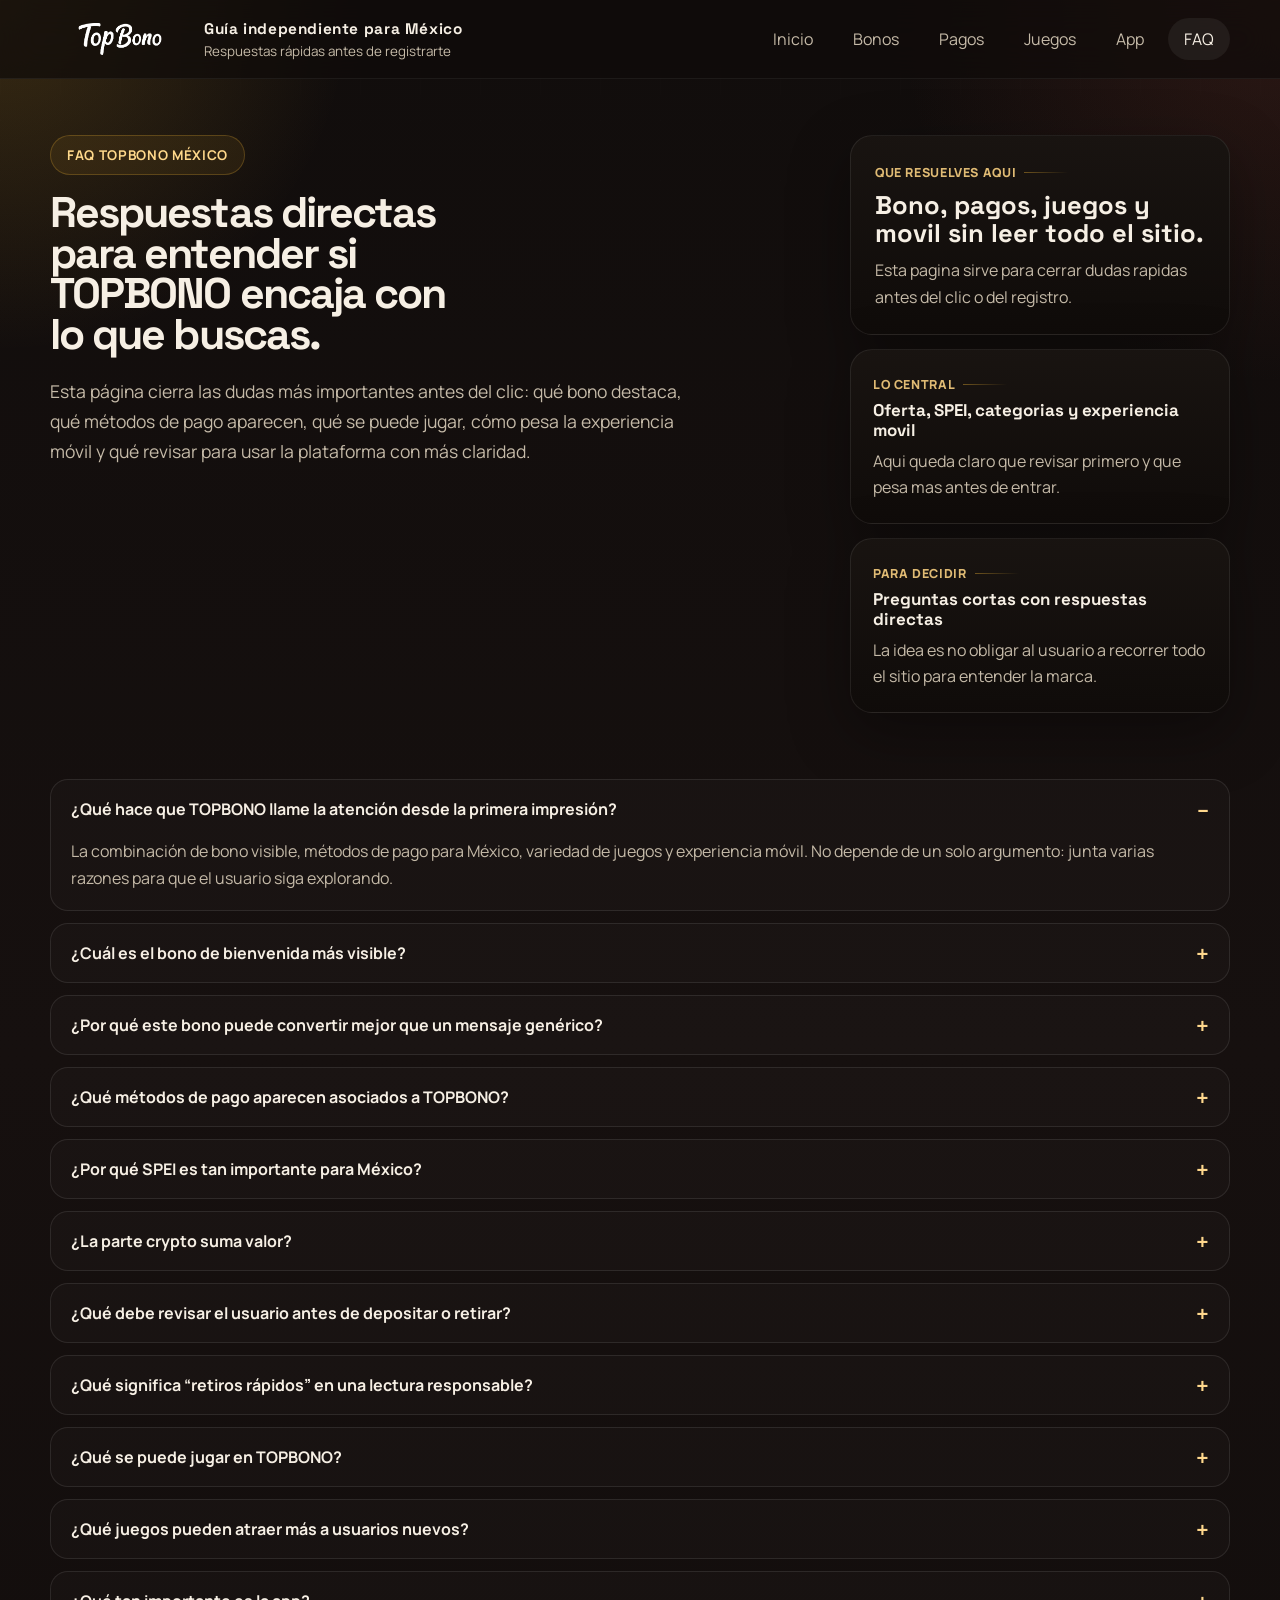
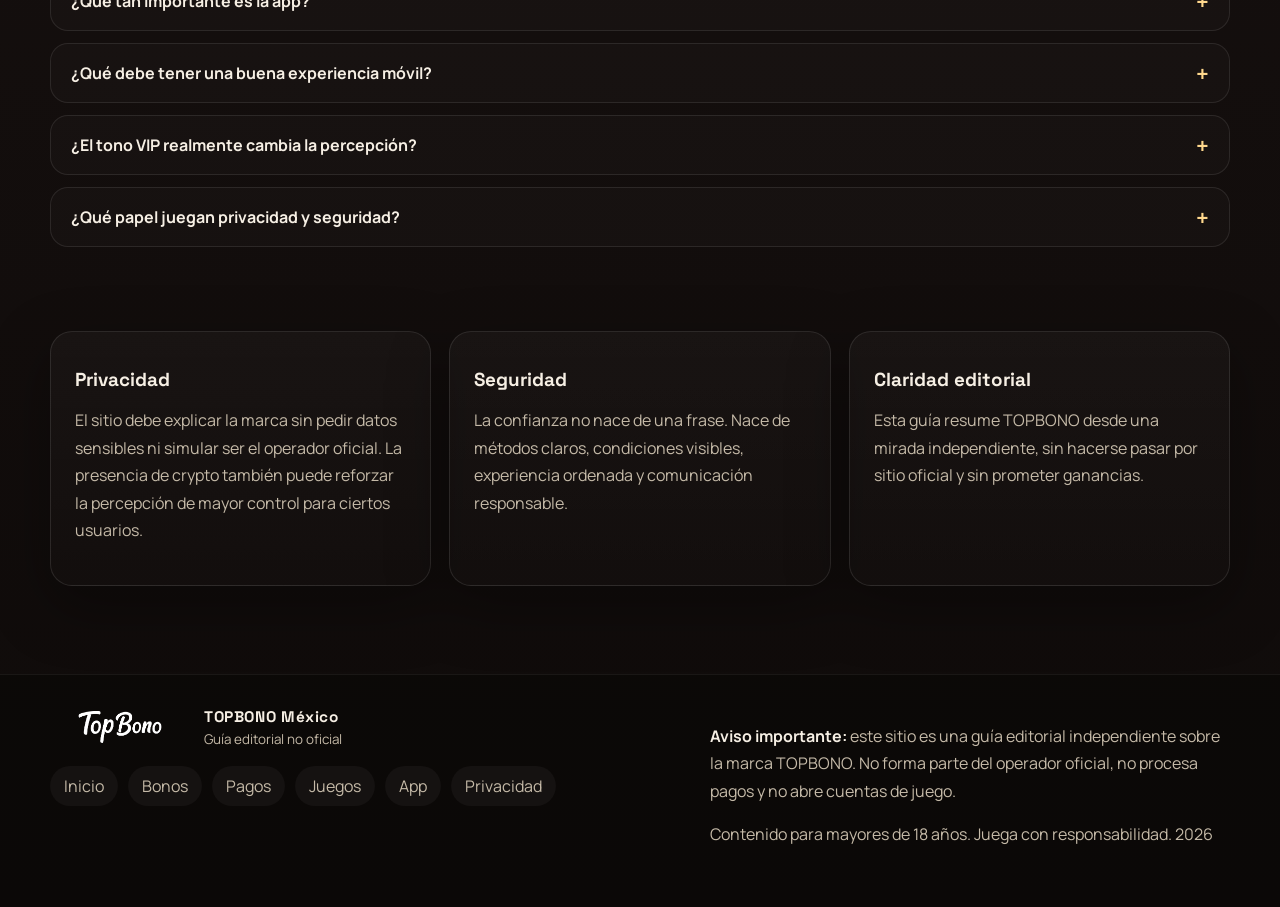
<file: faq.html>
<!DOCTYPE html>
<html lang="es-MX">
  <head>
    <meta charset="utf-8">
    <meta name="viewport" content="width=device-width, initial-scale=1">
    <title>TOPBONO FAQ México | Bono, pagos, juegos, app y seguridad</title>
    <meta name="description" content="Preguntas frecuentes sobre TOPBONO México: bono 200% + 100 giros gratis, SPEI, crypto, retiros, slots, live casino, app móvil, privacidad y juego responsable.">
    <meta name="robots" content="index,follow">
    <meta name="theme-color" content="#120f0d">
    <meta property="og:locale" content="es_MX">
    <meta property="og:type" content="article">
    <meta property="og:title" content="TOPBONO FAQ México | Bono, pagos, juegos, app y seguridad">
    <meta property="og:description" content="Preguntas frecuentes sobre TOPBONO México con respuestas directas sobre bono, pagos, juegos, app y seguridad.">
    <meta property="og:image" content="assets/media/banners/hero-casino-mexico.webp">
    <link rel="canonical" href="https://rybakovnikolay2000-png.github.io/check.github.io/faq.html">
    <link rel="alternate" hreflang="es-MX" href="https://rybakovnikolay2000-png.github.io/check.github.io/faq.html">
    <link rel="alternate" hreflang="x-default" href="https://rybakovnikolay2000-png.github.io/check.github.io/faq.html">
    <link rel="icon" href="favicon.ico">
    <link rel="apple-touch-icon" href="apple-touch-icon.png">
    <link rel="manifest" href="site.webmanifest">
    <link rel="preconnect" href="https://fonts.googleapis.com">
    <link rel="preconnect" href="https://fonts.gstatic.com" crossorigin>
    <link href="https://fonts.googleapis.com/css2?family=Manrope:wght@400;500;600;700;800&family=Space+Grotesk:wght@500;700&display=swap" rel="stylesheet">
    <link rel="stylesheet" href="assets/css/styles.css">
    <script type="application/ld+json">
      {
        "@context": "https://schema.org",
        "@type": "FAQPage",
        "mainEntity": [
          {
            "@type": "Question",
            "name": "¿Qué hace que TOPBONO llame la atención desde la primera impresión?",
            "acceptedAnswer": {
              "@type": "Answer",
              "text": "La combinación de bono visible, métodos de pago para México, variedad de juegos y experiencia móvil. No depende de un solo argumento: junta varias razones para que el usuario siga explorando."
            }
          },
          {
            "@type": "Question",
            "name": "¿Cuál es el bono de bienvenida más visible?",
            "acceptedAnswer": {
              "@type": "Answer",
              "text": "La referencia principal es 200% + 100 giros gratis. Funciona porque se entiende rápido y convierte el primer depósito en una oferta más atractiva para empezar."
            }
          },
          {
            "@type": "Question",
            "name": "¿Qué métodos de pago aparecen asociados a TOPBONO?",
            "acceptedAnswer": {
              "@type": "Answer",
              "text": "SPEI, Visa, Mastercard, PayPal, Google Pay, Bitcoin, Ethereum, USDT y USDC. Esa mezcla permite hablar tanto al usuario local como al que prefiere métodos digitales o crypto."
            }
          },
          {
            "@type": "Question",
            "name": "¿Qué debe revisar el usuario antes de depositar o retirar?",
            "acceptedAnswer": {
              "@type": "Answer",
              "text": "Métodos disponibles, posibles límites, tiempos estimados, requisitos de verificación y condiciones del bono. La claridad en esta parte es clave para evitar fricción."
            }
          },
          {
            "@type": "Question",
            "name": "¿Qué se puede jugar en TOPBONO?",
            "acceptedAnswer": {
              "@type": "Answer",
              "text": "Slots, crash games, live casino, game shows, mini juegos y apuestas deportivas. Esa variedad ayuda a que distintos perfiles encuentren una categoría de entrada."
            }
          }
        ]
      }
    </script>
  </head>
  <body>
    <a class="skip-link" href="#contenido">Saltar al contenido</a>
    <div class="site-shell">
      <header class="site-header">
        <div class="container header-row">
          <a class="brand" href="index.html">
            <img src="assets/media/logo-topbono.png" alt="TOPBONO" title="TOPBONO MEXICO">
            <span class="brand-mark">
              <strong>Guía independiente para México</strong>
              <span>Respuestas rápidas antes de registrarte</span>
            </span>
          </a>
          <button class="nav-toggle" type="button" aria-expanded="false" aria-controls="menu-principal">Menú</button>
          <nav class="site-nav" id="menu-principal" aria-label="Principal">
            <ul>
              <li><a href="index.html">Inicio</a></li>
              <li><a href="bonos.html">Bonos</a></li>
              <li><a href="pagos.html">Pagos</a></li>
              <li><a href="juegos.html">Juegos</a></li>
              <li><a href="app.html">App</a></li>
              <li><a href="faq.html">FAQ</a></li>
            </ul>
          </nav>
        </div>
      </header>

      <main id="contenido">
        <section class="page-hero">
          <div class="container page-hero__grid">
            <div>
              <span class="eyebrow">FAQ TOPBONO México</span>
              <h1 class="page-title">Respuestas directas para entender si TOPBONO encaja con lo que buscas.</h1>
              <p class="page-intro">Esta página cierra las dudas más importantes antes del clic: qué bono destaca, qué métodos de pago aparecen, qué se puede jugar, cómo pesa la experiencia móvil y qué revisar para usar la plataforma con más claridad.</p>
            </div>
            <aside class="hero-rail">
              <article class="rail-card rail-card--lead">
                <span class="rail-card__label">Que resuelves aqui</span>
                <h2 class="rail-card__title">Bono, pagos, juegos y movil sin leer todo el sitio.</h2>
                <p>Esta pagina sirve para cerrar dudas rapidas antes del clic o del registro.</p>
              </article>
              <article class="rail-card">
                <span class="rail-card__label">Lo central</span>
                <strong>Oferta, SPEI, categorias y experiencia movil</strong>
                <p>Aqui queda claro que revisar primero y que pesa mas antes de entrar.</p>
              </article>
              <article class="rail-card">
                <span class="rail-card__label">Para decidir</span>
                <strong>Preguntas cortas con respuestas directas</strong>
                <p>La idea es no obligar al usuario a recorrer todo el sitio para entender la marca.</p>
              </article>
            </aside>
          </div>
        </section>

        <section class="section">
          <div class="container">
            <div class="faq-list">
              <details open>
                <summary>¿Qué hace que TOPBONO llame la atención desde la primera impresión?</summary>
                <div class="answer">La combinación de bono visible, métodos de pago para México, variedad de juegos y experiencia móvil. No depende de un solo argumento: junta varias razones para que el usuario siga explorando.</div>
              </details>
              <details>
                <summary>¿Cuál es el bono de bienvenida más visible?</summary>
                <div class="answer">La referencia principal es 200% + 100 giros gratis. Funciona porque se entiende rápido y convierte el primer depósito en una oferta más atractiva para empezar.</div>
              </details>
              <details>
                <summary>¿Por qué este bono puede convertir mejor que un mensaje genérico?</summary>
                <div class="answer">Porque usa números concretos. El usuario ve una ventaja, entiende la recompensa y puede imaginar de inmediato cómo usar los giros en slots.</div>
              </details>
              <details>
                <summary>¿Qué métodos de pago aparecen asociados a TOPBONO?</summary>
                <div class="answer">SPEI, Visa, Mastercard, PayPal, Google Pay, Bitcoin, Ethereum, USDT y USDC. Esa mezcla permite hablar tanto al usuario local como al que prefiere métodos digitales o crypto.</div>
              </details>
              <details>
                <summary>¿Por qué SPEI es tan importante para México?</summary>
                <div class="answer">Porque reduce distancia. Para un usuario mexicano, ver SPEI hace que la plataforma se sienta más práctica y alineada con hábitos reales de pago.</div>
              </details>
              <details>
                <summary>¿La parte crypto suma valor?</summary>
                <div class="answer">Sí, para un perfil concreto de usuario. BTC, ETH, USDT y USDC pueden resultar atractivos para quienes buscan flexibilidad, control y menos dependencia de rutas bancarias tradicionales.</div>
              </details>
              <details>
                <summary>¿Qué debe revisar el usuario antes de depositar o retirar?</summary>
                <div class="answer">Métodos disponibles, posibles límites, tiempos estimados, requisitos de verificación y condiciones del bono. La claridad en esta parte es clave para evitar fricción.</div>
              </details>
              <details>
                <summary>¿Qué significa “retiros rápidos” en una lectura responsable?</summary>
                <div class="answer">Significa que la marca intenta transmitir agilidad y confianza, pero el usuario debe revisar condiciones reales, método elegido y verificación de cuenta antes de asumir tiempos.</div>
              </details>
              <details>
                <summary>¿Qué se puede jugar en TOPBONO?</summary>
                <div class="answer">Slots, crash games, live casino, game shows, mini juegos y apuestas deportivas. Esa variedad ayuda a que distintos perfiles encuentren una categoría de entrada.</div>
              </details>
              <details>
                <summary>¿Qué juegos pueden atraer más a usuarios nuevos?</summary>
                <div class="answer">Los slots suelen ser la puerta más fácil porque no exigen mucha explicación. Los crash games atraen a quienes prefieren rondas rápidas, y el live casino a quienes buscan más ambiente visual.</div>
              </details>
              <details>
                <summary>¿Qué tan importante es la app?</summary>
                <div class="answer">Muy importante. En México, gran parte del recorrido pasa por celular: buscar, comparar, registrarse, revisar promos, depositar y volver a jugar.</div>
              </details>
              <details>
                <summary>¿Qué debe tener una buena experiencia móvil?</summary>
                <div class="answer">Acceso rápido, bono visible, categorías claras, pagos fáciles de encontrar y navegación sin ruido. Si el móvil se siente pesado, la conversión baja.</div>
              </details>
              <details>
                <summary>¿El tono VIP realmente cambia la percepción?</summary>
                <div class="answer">Sí. El tono premium ayuda a que la oferta no se sienta genérica. Hace que el bono, la app y el catálogo parezcan parte de una experiencia más cuidada.</div>
              </details>
              <details>
                <summary>¿Qué papel juegan privacidad y seguridad?</summary>
                <div class="answer">Son parte del cierre de confianza. El usuario quiere sentir que sus datos, pagos y movimientos se manejan con claridad y sin exposición innecesaria.</div>
              </details>
            </div>
          </div>
        </section>

        <section class="section">
          <div class="container">
            <div class="notice-grid">
              <article class="notice-card">
                <h3>Privacidad</h3>
                <p>El sitio debe explicar la marca sin pedir datos sensibles ni simular ser el operador oficial. La presencia de crypto también puede reforzar la percepción de mayor control para ciertos usuarios.</p>
              </article>
              <article class="notice-card">
                <h3>Seguridad</h3>
                <p>La confianza no nace de una frase. Nace de métodos claros, condiciones visibles, experiencia ordenada y comunicación responsable.</p>
              </article>
              <article class="notice-card">
                <h3>Claridad editorial</h3>
                <p>Esta guía resume TOPBONO desde una mirada independiente, sin hacerse pasar por sitio oficial y sin prometer ganancias.</p>
              </article>
            </div>
          </div>
        </section>
      </main>

      <footer class="site-footer">
        <div class="container footer-grid">
          <div>
            <a class="brand" href="index.html">
              <img src="assets/media/logo-topbono.png" alt="TOPBONO" title="TOPBONO MEXICO">
              <span class="brand-mark">
                <strong>TOPBONO México</strong>
                <span>Guía editorial no oficial</span>
              </span>
            </a>
            <ul class="footer-links">
              <li><a href="index.html">Inicio</a></li>
              <li><a href="bonos.html">Bonos</a></li>
              <li><a href="pagos.html">Pagos</a></li>
              <li><a href="juegos.html">Juegos</a></li>
              <li><a href="app.html">App</a></li>
              <li><a href="privacidad.html">Privacidad</a></li>
            </ul>
          </div>
          <div class="footer-meta">
            <p><strong>Aviso importante:</strong> este sitio es una guía editorial independiente sobre la marca TOPBONO. No forma parte del operador oficial, no procesa pagos y no abre cuentas de juego.</p>
            <p>Contenido para mayores de 18 años. Juega con responsabilidad. <span data-year></span></p>
          </div>
        </div>
      </footer>
    </div>
    <script src="assets/js/site.js" defer></script>
  </body>
</html>
</file>
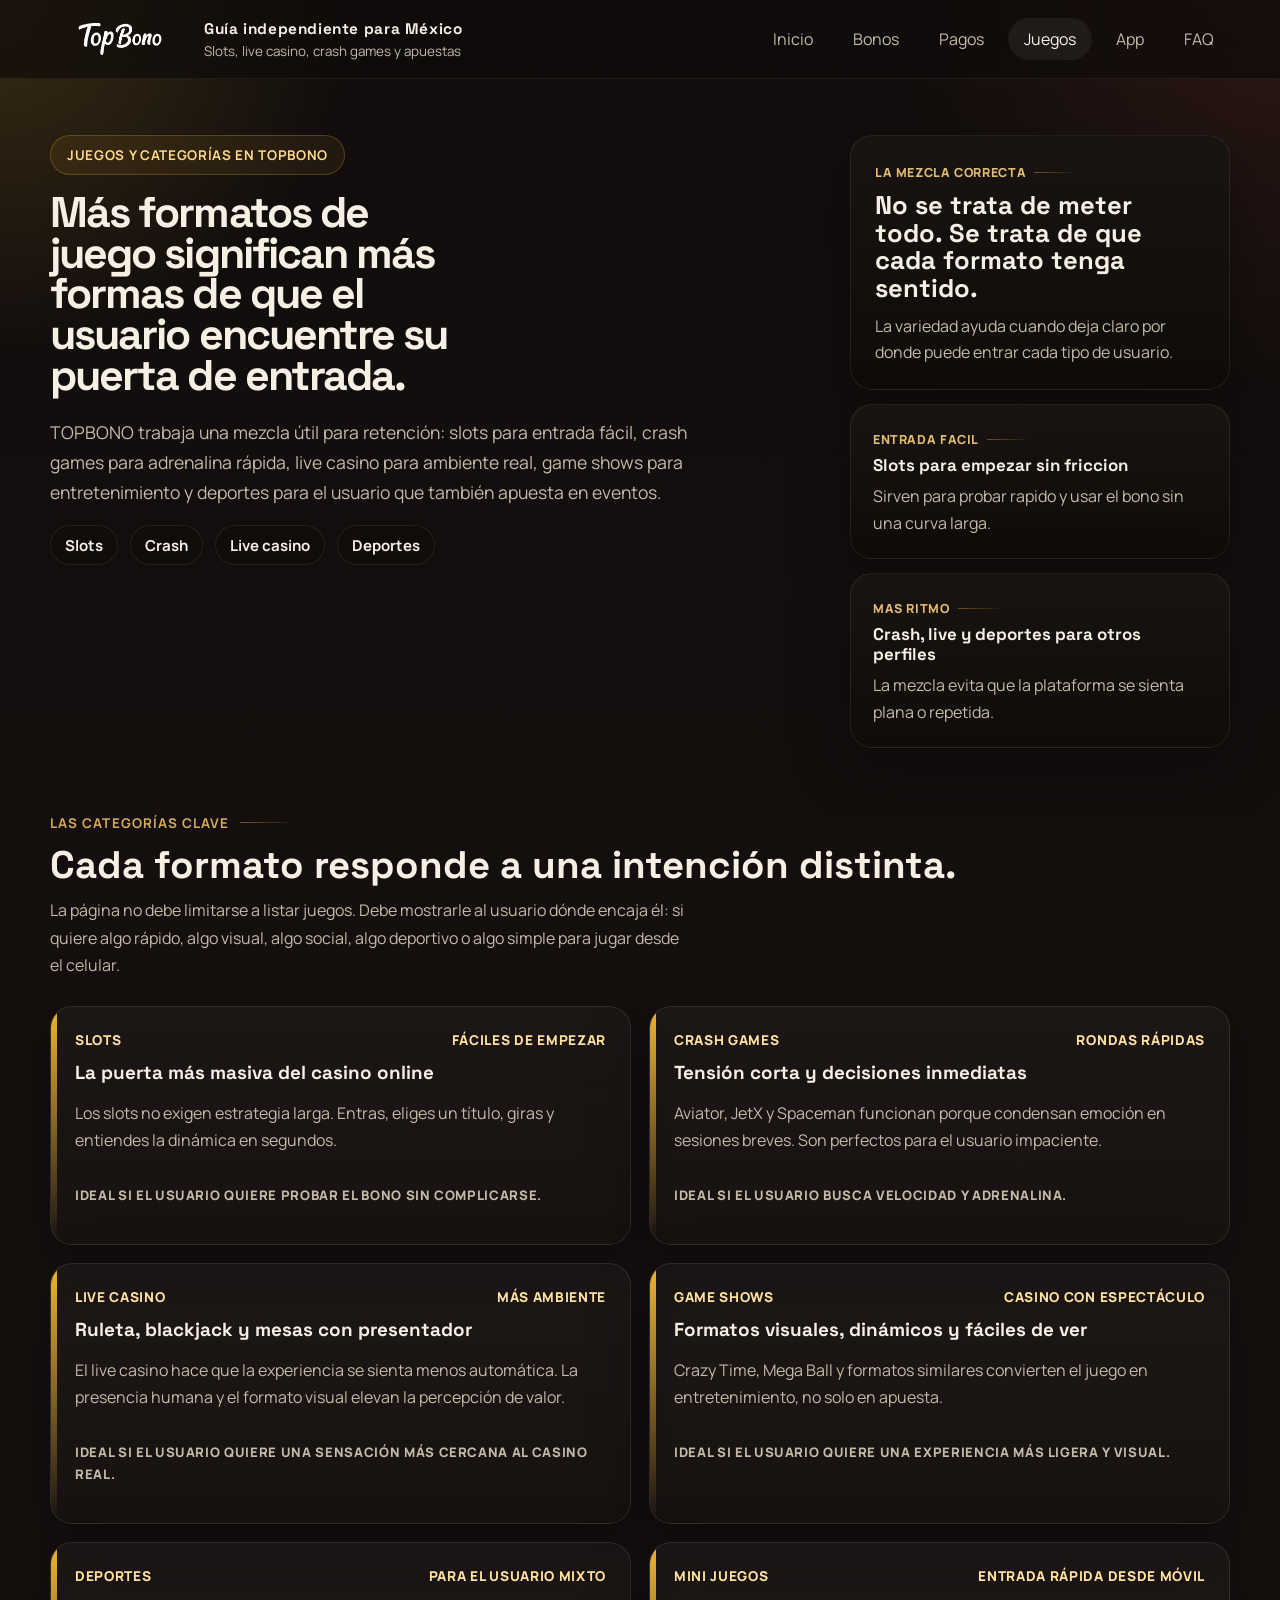
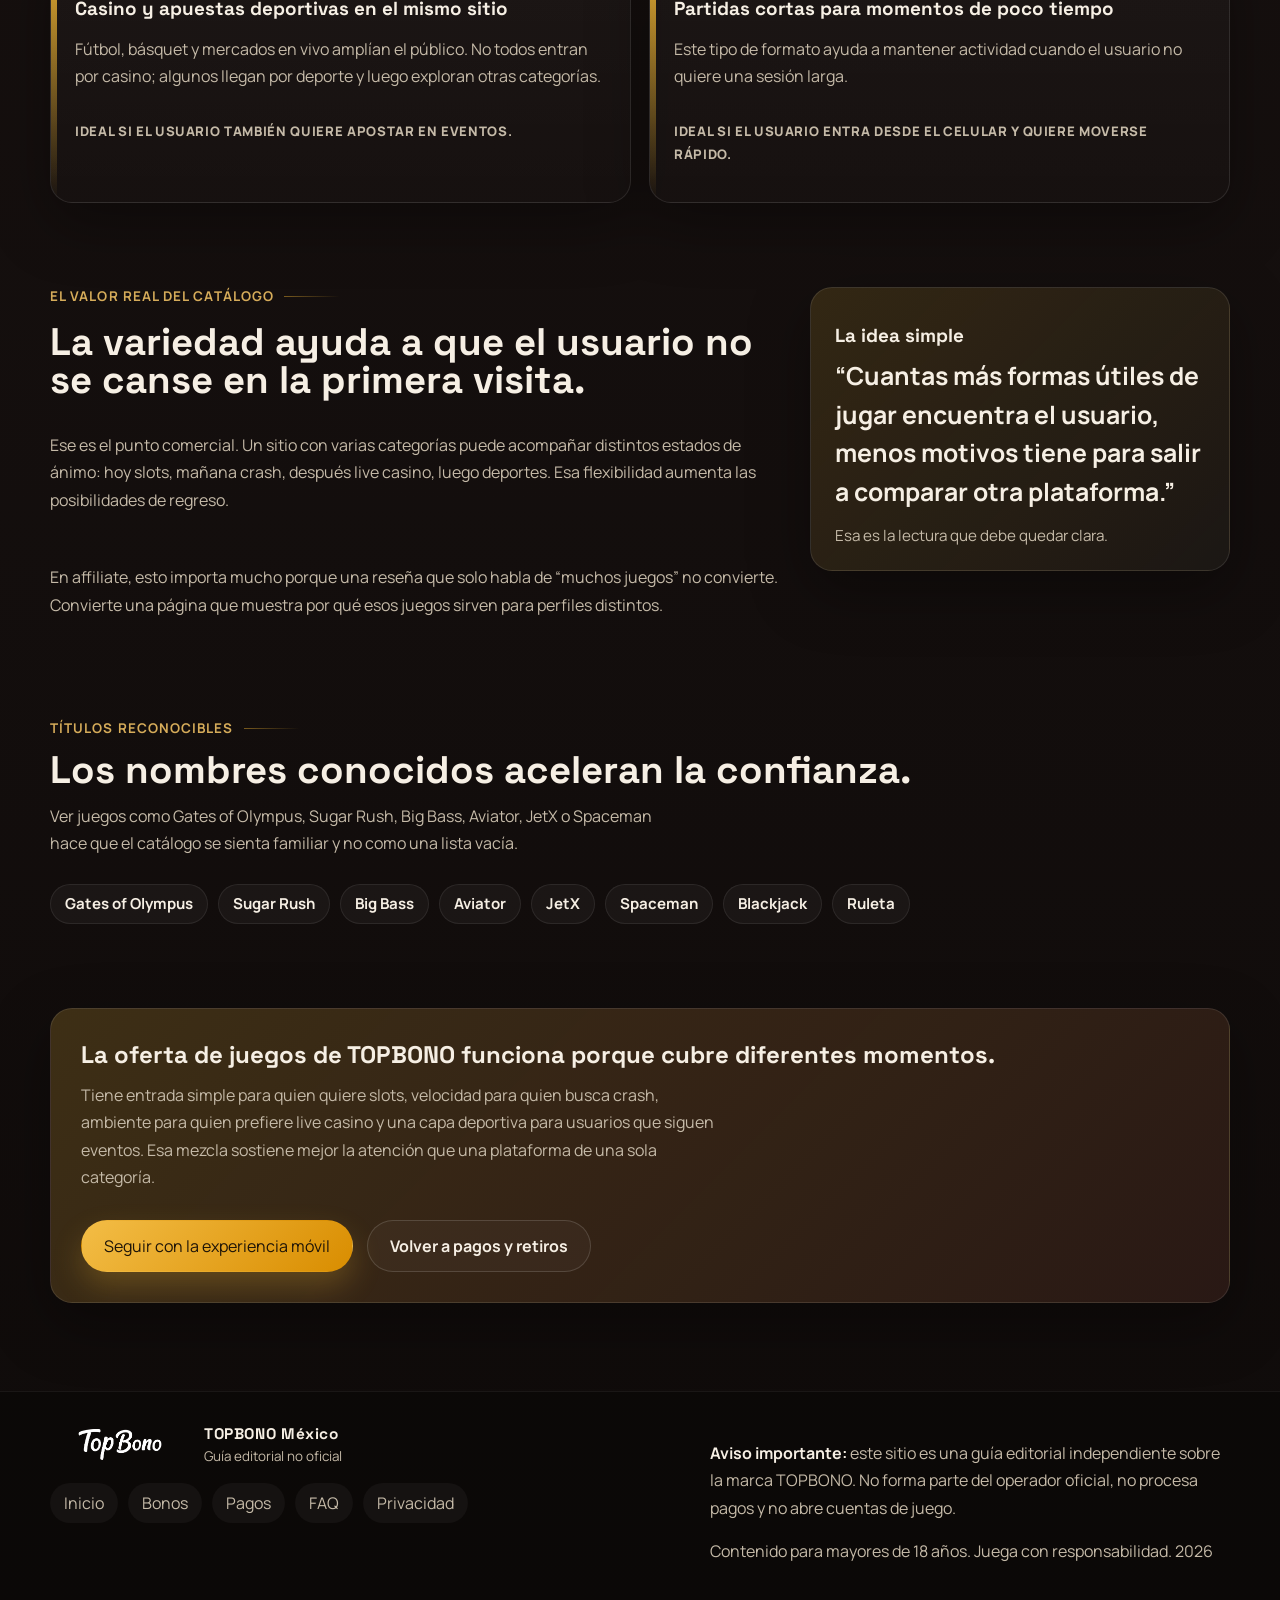
<file: juegos.html>
<!DOCTYPE html>
<html lang="es-MX">
  <head>
    <meta charset="utf-8">
    <meta name="viewport" content="width=device-width, initial-scale=1">
    <title>Juegos TOPBONO México | Slots, crash, live casino y deportes</title>
    <meta name="description" content="Catálogo de juegos en TOPBONO México: slots, crash games, live casino, game shows, mini juegos y apuestas deportivas en una plataforma pensada para distintos estilos de usuario.">
    <meta name="robots" content="index,follow">
    <meta name="theme-color" content="#120f0d">
    <meta property="og:locale" content="es_MX">
    <meta property="og:type" content="article">
    <meta property="og:title" content="Juegos TOPBONO México | Slots, crash, live casino y deportes">
    <meta property="og:description" content="Catálogo de juegos en TOPBONO México y por qué esa amplitud ayuda a retener distintos perfiles de usuario.">
    <meta property="og:image" content="assets/media/banners/banner-collage.jpg">
    <link rel="canonical" href="https://rybakovnikolay2000-png.github.io/check.github.io/juegos.html">
    <link rel="alternate" hreflang="es-MX" href="https://rybakovnikolay2000-png.github.io/check.github.io/juegos.html">
    <link rel="alternate" hreflang="x-default" href="https://rybakovnikolay2000-png.github.io/check.github.io/juegos.html">
    <link rel="icon" href="favicon.ico">
    <link rel="apple-touch-icon" href="apple-touch-icon.png">
    <link rel="manifest" href="site.webmanifest">
    <link rel="preconnect" href="https://fonts.googleapis.com">
    <link rel="preconnect" href="https://fonts.gstatic.com" crossorigin>
    <link href="https://fonts.googleapis.com/css2?family=Manrope:wght@400;500;600;700;800&family=Space+Grotesk:wght@500;700&display=swap" rel="stylesheet">
    <link rel="stylesheet" href="assets/css/styles.css">
  </head>
  <body>
    <a class="skip-link" href="#contenido">Saltar al contenido</a>
    <div class="site-shell">
      <header class="site-header">
        <div class="container header-row">
          <a class="brand" href="index.html">
            <img src="assets/media/logo-topbono.png" alt="TOPBONO" title="TOPBONO MEXICO">
            <span class="brand-mark">
              <strong>Guía independiente para México</strong>
              <span>Slots, live casino, crash games y apuestas</span>
            </span>
          </a>
          <button class="nav-toggle" type="button" aria-expanded="false" aria-controls="menu-principal">Menú</button>
          <nav class="site-nav" id="menu-principal" aria-label="Principal">
            <ul>
              <li><a href="index.html">Inicio</a></li>
              <li><a href="bonos.html">Bonos</a></li>
              <li><a href="pagos.html">Pagos</a></li>
              <li><a href="juegos.html">Juegos</a></li>
              <li><a href="app.html">App</a></li>
              <li><a href="faq.html">FAQ</a></li>
            </ul>
          </nav>
        </div>
      </header>

      <main id="contenido">
        <section class="page-hero">
          <div class="container page-hero__grid">
            <div>
              <span class="eyebrow">Juegos y categorías en TOPBONO</span>
              <h1 class="page-title">Más formatos de juego significan más formas de que el usuario encuentre su puerta de entrada.</h1>
              <p class="page-intro">TOPBONO trabaja una mezcla útil para retención: slots para entrada fácil, crash games para adrenalina rápida, live casino para ambiente real, game shows para entretenimiento y deportes para el usuario que también apuesta en eventos.</p>
              <div class="meta-strip">
                <span class="chip">Slots</span>
                <span class="chip">Crash</span>
                <span class="chip">Live casino</span>
                <span class="chip">Deportes</span>
              </div>
            </div>
            <aside class="hero-rail">
              <article class="rail-card rail-card--lead">
                <span class="rail-card__label">La mezcla correcta</span>
                <h2 class="rail-card__title">No se trata de meter todo. Se trata de que cada formato tenga sentido.</h2>
                <p>La variedad ayuda cuando deja claro por donde puede entrar cada tipo de usuario.</p>
              </article>
              <article class="rail-card">
                <span class="rail-card__label">Entrada facil</span>
                <strong>Slots para empezar sin friccion</strong>
                <p>Sirven para probar rapido y usar el bono sin una curva larga.</p>
              </article>
              <article class="rail-card">
                <span class="rail-card__label">Mas ritmo</span>
                <strong>Crash, live y deportes para otros perfiles</strong>
                <p>La mezcla evita que la plataforma se sienta plana o repetida.</p>
              </article>
            </aside>
          </div>
        </section>

        <section class="section">
          <div class="container">
            <div class="section-header">
              <span class="eyebrow eyebrow--subtle">Las categorías clave</span>
              <h2 class="section-title">Cada formato responde a una intención distinta.</h2>
              <p class="section-copy">La página no debe limitarse a listar juegos. Debe mostrarle al usuario dónde encaja él: si quiere algo rápido, algo visual, algo social, algo deportivo o algo simple para jugar desde el celular.</p>
            </div>
            <div class="card-grid card-grid--2">
              <article class="category-card">
                <div class="label-row"><span>Slots</span><span>Fáciles de empezar</span></div>
                <h3>La puerta más masiva del casino online</h3>
                <p>Los slots no exigen estrategia larga. Entras, eliges un título, giras y entiendes la dinámica en segundos.</p>
                <p class="tiny-note">Ideal si el usuario quiere probar el bono sin complicarse.</p>
              </article>
              <article class="category-card">
                <div class="label-row"><span>Crash games</span><span>Rondas rápidas</span></div>
                <h3>Tensión corta y decisiones inmediatas</h3>
                <p>Aviator, JetX y Spaceman funcionan porque condensan emoción en sesiones breves. Son perfectos para el usuario impaciente.</p>
                <p class="tiny-note">Ideal si el usuario busca velocidad y adrenalina.</p>
              </article>
              <article class="category-card">
                <div class="label-row"><span>Live casino</span><span>Más ambiente</span></div>
                <h3>Ruleta, blackjack y mesas con presentador</h3>
                <p>El live casino hace que la experiencia se sienta menos automática. La presencia humana y el formato visual elevan la percepción de valor.</p>
                <p class="tiny-note">Ideal si el usuario quiere una sensación más cercana al casino real.</p>
              </article>
              <article class="category-card">
                <div class="label-row"><span>Game shows</span><span>Casino con espectáculo</span></div>
                <h3>Formatos visuales, dinámicos y fáciles de ver</h3>
                <p>Crazy Time, Mega Ball y formatos similares convierten el juego en entretenimiento, no solo en apuesta.</p>
                <p class="tiny-note">Ideal si el usuario quiere una experiencia más ligera y visual.</p>
              </article>
              <article class="category-card">
                <div class="label-row"><span>Deportes</span><span>Para el usuario mixto</span></div>
                <h3>Casino y apuestas deportivas en el mismo sitio</h3>
                <p>Fútbol, básquet y mercados en vivo amplían el público. No todos entran por casino; algunos llegan por deporte y luego exploran otras categorías.</p>
                <p class="tiny-note">Ideal si el usuario también quiere apostar en eventos.</p>
              </article>
              <article class="category-card">
                <div class="label-row"><span>Mini juegos</span><span>Entrada rápida desde móvil</span></div>
                <h3>Partidas cortas para momentos de poco tiempo</h3>
                <p>Este tipo de formato ayuda a mantener actividad cuando el usuario no quiere una sesión larga.</p>
                <p class="tiny-note">Ideal si el usuario entra desde el celular y quiere moverse rápido.</p>
              </article>
            </div>
          </div>
        </section>

        <section class="section">
          <div class="container split-grid">
            <div class="prose">
              <span class="eyebrow eyebrow--subtle">El valor real del catálogo</span>
              <h2 class="section-title">La variedad ayuda a que el usuario no se canse en la primera visita.</h2>
              <p>Ese es el punto comercial. Un sitio con varias categorías puede acompañar distintos estados de ánimo: hoy slots, mañana crash, después live casino, luego deportes. Esa flexibilidad aumenta las posibilidades de regreso.</p>
              <p>En affiliate, esto importa mucho porque una reseña que solo habla de “muchos juegos” no convierte. Convierte una página que muestra por qué esos juegos sirven para perfiles distintos.</p>
            </div>
            <aside class="quote-card">
              <h3>La idea simple</h3>
              <blockquote>“Cuantas más formas útiles de jugar encuentra el usuario, menos motivos tiene para salir a comparar otra plataforma.”</blockquote>
              <footer>Esa es la lectura que debe quedar clara.</footer>
            </aside>
          </div>
        </section>

        <section class="section">
          <div class="container">
            <div class="section-header">
              <span class="eyebrow eyebrow--subtle">Títulos reconocibles</span>
              <h2 class="section-title">Los nombres conocidos aceleran la confianza.</h2>
              <p class="section-copy">Ver juegos como Gates of Olympus, Sugar Rush, Big Bass, Aviator, JetX o Spaceman hace que el catálogo se sienta familiar y no como una lista vacía.</p>
            </div>
            <div class="method-chips">
              <span class="chip">Gates of Olympus</span>
              <span class="chip">Sugar Rush</span>
              <span class="chip">Big Bass</span>
              <span class="chip">Aviator</span>
              <span class="chip">JetX</span>
              <span class="chip">Spaceman</span>
              <span class="chip">Blackjack</span>
              <span class="chip">Ruleta</span>
            </div>
          </div>
        </section>

        <section class="section">
          <div class="container">
            <div class="cta-panel">
              <h2>La oferta de juegos de TOPBONO funciona porque cubre diferentes momentos.</h2>
              <p class="section-copy">Tiene entrada simple para quien quiere slots, velocidad para quien busca crash, ambiente para quien prefiere live casino y una capa deportiva para usuarios que siguen eventos. Esa mezcla sostiene mejor la atención que una plataforma de una sola categoría.</p>
              <div class="button-row">
                <a class="button" href="app.html">Seguir con la experiencia móvil</a>
                <a class="button-secondary" href="pagos.html">Volver a pagos y retiros</a>
              </div>
            </div>
          </div>
        </section>
      </main>

      <footer class="site-footer">
        <div class="container footer-grid">
          <div>
            <a class="brand" href="index.html">
              <img src="assets/media/logo-topbono.png" alt="TOPBONO" title="TOPBONO MEXICO">
              <span class="brand-mark">
                <strong>TOPBONO México</strong>
                <span>Guía editorial no oficial</span>
              </span>
            </a>
            <ul class="footer-links">
              <li><a href="index.html">Inicio</a></li>
              <li><a href="bonos.html">Bonos</a></li>
              <li><a href="pagos.html">Pagos</a></li>
              <li><a href="faq.html">FAQ</a></li>
              <li><a href="privacidad.html">Privacidad</a></li>
            </ul>
          </div>
          <div class="footer-meta">
            <p><strong>Aviso importante:</strong> este sitio es una guía editorial independiente sobre la marca TOPBONO. No forma parte del operador oficial, no procesa pagos y no abre cuentas de juego.</p>
            <p>Contenido para mayores de 18 años. Juega con responsabilidad. <span data-year></span></p>
          </div>
        </div>
      </footer>
    </div>
    <script src="assets/js/site.js" defer></script>
  </body>
</html>
</file>
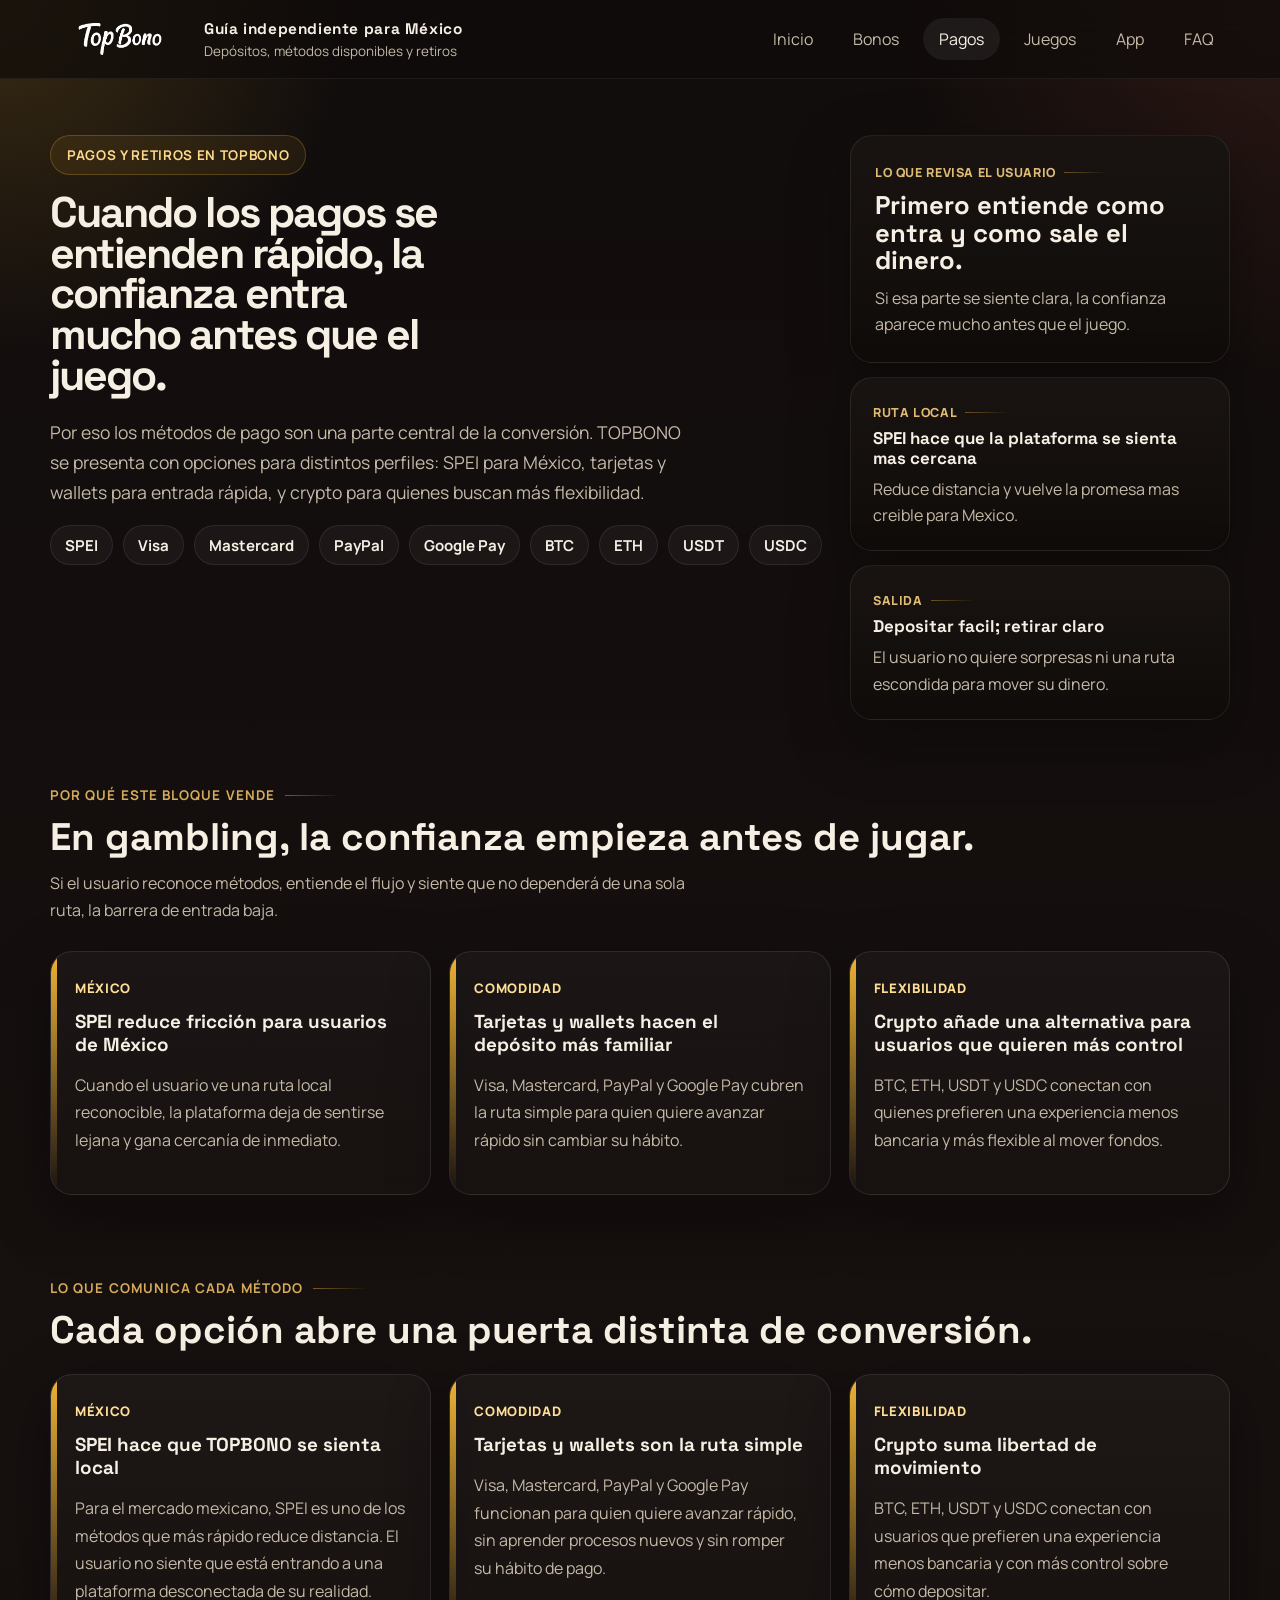
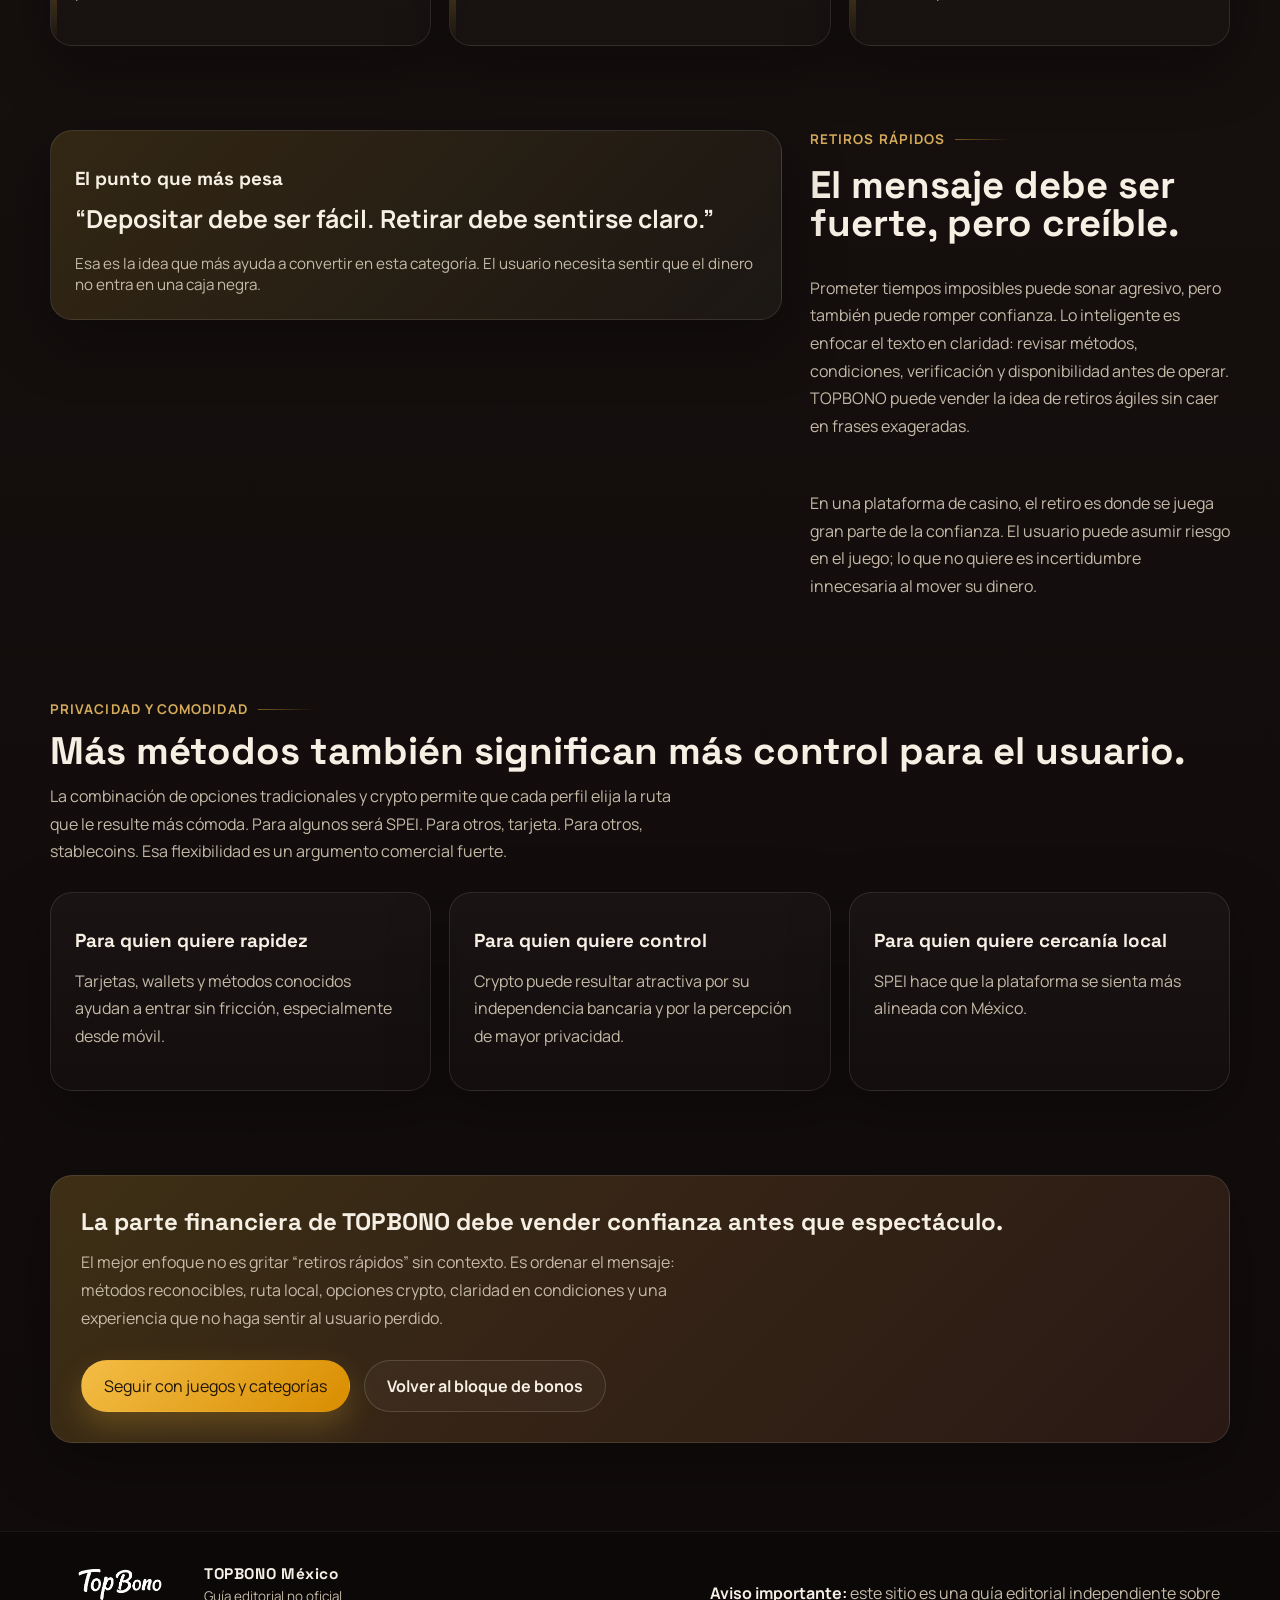
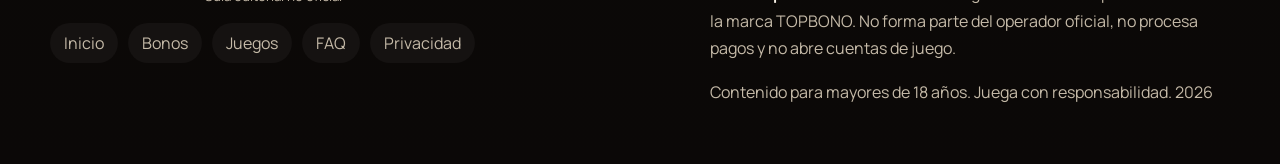
<file: pagos.html>
<!DOCTYPE html>
<html lang="es-MX">
  <head>
    <meta charset="utf-8">
    <meta name="viewport" content="width=device-width, initial-scale=1">
    <title>Pagos TOPBONO México | SPEI, tarjetas, PayPal y crypto</title>
    <meta name="description" content="Métodos de pago de TOPBONO para México: SPEI, Visa, Mastercard, PayPal, Google Pay, BTC, ETH, USDT, USDC y lo que debe revisar el usuario sobre depósitos y retiros.">
    <meta name="robots" content="index,follow">
    <meta name="theme-color" content="#120f0d">
    <meta property="og:locale" content="es_MX">
    <meta property="og:type" content="article">
    <meta property="og:title" content="Pagos TOPBONO México | SPEI, tarjetas, PayPal y crypto">
    <meta property="og:description" content="Métodos de pago de TOPBONO para México y lo que debe revisar el usuario sobre depósitos y retiros.">
    <meta property="og:image" content="assets/media/banners/hero-casino-mexico.webp">
    <link rel="canonical" href="https://rybakovnikolay2000-png.github.io/check.github.io/pagos.html">
    <link rel="alternate" hreflang="es-MX" href="https://rybakovnikolay2000-png.github.io/check.github.io/pagos.html">
    <link rel="alternate" hreflang="x-default" href="https://rybakovnikolay2000-png.github.io/check.github.io/pagos.html">
    <link rel="icon" href="favicon.ico">
    <link rel="apple-touch-icon" href="apple-touch-icon.png">
    <link rel="manifest" href="site.webmanifest">
    <link rel="preconnect" href="https://fonts.googleapis.com">
    <link rel="preconnect" href="https://fonts.gstatic.com" crossorigin>
    <link href="https://fonts.googleapis.com/css2?family=Manrope:wght@400;500;600;700;800&family=Space+Grotesk:wght@500;700&display=swap" rel="stylesheet">
    <link rel="stylesheet" href="assets/css/styles.css">
  </head>
  <body>
    <a class="skip-link" href="#contenido">Saltar al contenido</a>
    <div class="site-shell">
      <header class="site-header">
        <div class="container header-row">
          <a class="brand" href="index.html">
            <img src="assets/media/logo-topbono.png" alt="TOPBONO" title="TOPBONO MEXICO">
            <span class="brand-mark">
              <strong>Guía independiente para México</strong>
              <span>Depósitos, métodos disponibles y retiros</span>
            </span>
          </a>
          <button class="nav-toggle" type="button" aria-expanded="false" aria-controls="menu-principal">Menú</button>
          <nav class="site-nav" id="menu-principal" aria-label="Principal">
            <ul>
              <li><a href="index.html">Inicio</a></li>
              <li><a href="bonos.html">Bonos</a></li>
              <li><a href="pagos.html">Pagos</a></li>
              <li><a href="juegos.html">Juegos</a></li>
              <li><a href="app.html">App</a></li>
              <li><a href="faq.html">FAQ</a></li>
            </ul>
          </nav>
        </div>
      </header>

      <main id="contenido">
        <section class="page-hero">
          <div class="container page-hero__grid">
            <div>
              <span class="eyebrow">Pagos y retiros en TOPBONO</span>
              <h1 class="page-title">Cuando los pagos se entienden rápido, la confianza entra mucho antes que el juego.</h1>
              <p class="page-intro">Por eso los métodos de pago son una parte central de la conversión. TOPBONO se presenta con opciones para distintos perfiles: SPEI para México, tarjetas y wallets para entrada rápida, y crypto para quienes buscan más flexibilidad.</p>
              <div class="method-chips">
                <span class="chip">SPEI</span>
                <span class="chip">Visa</span>
                <span class="chip">Mastercard</span>
                <span class="chip">PayPal</span>
                <span class="chip">Google Pay</span>
                <span class="chip">BTC</span>
                <span class="chip">ETH</span>
                <span class="chip">USDT</span>
                <span class="chip">USDC</span>
              </div>
            </div>
            <aside class="hero-rail">
              <article class="rail-card rail-card--lead">
                <span class="rail-card__label">Lo que revisa el usuario</span>
                <h2 class="rail-card__title">Primero entiende como entra y como sale el dinero.</h2>
                <p>Si esa parte se siente clara, la confianza aparece mucho antes que el juego.</p>
              </article>
              <article class="rail-card">
                <span class="rail-card__label">Ruta local</span>
                <strong>SPEI hace que la plataforma se sienta mas cercana</strong>
                <p>Reduce distancia y vuelve la promesa mas creible para Mexico.</p>
              </article>
              <article class="rail-card">
                <span class="rail-card__label">Salida</span>
                <strong>Depositar facil; retirar claro</strong>
                <p>El usuario no quiere sorpresas ni una ruta escondida para mover su dinero.</p>
              </article>
            </aside>
          </div>
        </section>

        <section class="section">
          <div class="container">
            <div class="section-header">
              <span class="eyebrow eyebrow--subtle">Por qué este bloque vende</span>
              <h2 class="section-title">En gambling, la confianza empieza antes de jugar.</h2>
              <p class="section-copy">Si el usuario reconoce métodos, entiende el flujo y siente que no dependerá de una sola ruta, la barrera de entrada baja.</p>
            </div>
            <div class="card-grid card-grid--3">
              <article class="method-card">
                <span class="feature-meta">México</span>
                <h3>SPEI reduce fricción para usuarios de México</h3>
                <p>Cuando el usuario ve una ruta local reconocible, la plataforma deja de sentirse lejana y gana cercanía de inmediato.</p>
              </article>
              <article class="method-card">
                <span class="feature-meta">Comodidad</span>
                <h3>Tarjetas y wallets hacen el depósito más familiar</h3>
                <p>Visa, Mastercard, PayPal y Google Pay cubren la ruta simple para quien quiere avanzar rápido sin cambiar su hábito.</p>
              </article>
              <article class="method-card">
                <span class="feature-meta">Flexibilidad</span>
                <h3>Crypto añade una alternativa para usuarios que quieren más control</h3>
                <p>BTC, ETH, USDT y USDC conectan con quienes prefieren una experiencia menos bancaria y más flexible al mover fondos.</p>
              </article>
            </div>
          </div>
        </section>

        <section class="section">
          <div class="container">
            <div class="section-header">
              <span class="eyebrow eyebrow--subtle">Lo que comunica cada método</span>
              <h2 class="section-title">Cada opción abre una puerta distinta de conversión.</h2>
            </div>
            <div class="card-grid card-grid--3">
              <article class="method-card">
                <span class="feature-meta">México</span>
                <h3>SPEI hace que TOPBONO se sienta local</h3>
                <p>Para el mercado mexicano, SPEI es uno de los métodos que más rápido reduce distancia. El usuario no siente que está entrando a una plataforma desconectada de su realidad.</p>
              </article>
              <article class="method-card">
                <span class="feature-meta">Comodidad</span>
                <h3>Tarjetas y wallets son la ruta simple</h3>
                <p>Visa, Mastercard, PayPal y Google Pay funcionan para quien quiere avanzar rápido, sin aprender procesos nuevos y sin romper su hábito de pago.</p>
              </article>
              <article class="method-card">
                <span class="feature-meta">Flexibilidad</span>
                <h3>Crypto suma libertad de movimiento</h3>
                <p>BTC, ETH, USDT y USDC conectan con usuarios que prefieren una experiencia menos bancaria y con más control sobre cómo depositar.</p>
              </article>
            </div>
          </div>
        </section>

        <section class="section">
          <div class="container split-grid">
            <div class="quote-card">
              <h3>El punto que más pesa</h3>
              <blockquote>“Depositar debe ser fácil. Retirar debe sentirse claro.”</blockquote>
              <footer>Esa es la idea que más ayuda a convertir en esta categoría. El usuario necesita sentir que el dinero no entra en una caja negra.</footer>
            </div>
            <div class="prose">
              <span class="eyebrow eyebrow--subtle">Retiros rápidos</span>
              <h2 class="section-title">El mensaje debe ser fuerte, pero creíble.</h2>
              <p>Prometer tiempos imposibles puede sonar agresivo, pero también puede romper confianza. Lo inteligente es enfocar el texto en claridad: revisar métodos, condiciones, verificación y disponibilidad antes de operar. TOPBONO puede vender la idea de retiros ágiles sin caer en frases exageradas.</p>
              <p>En una plataforma de casino, el retiro es donde se juega gran parte de la confianza. El usuario puede asumir riesgo en el juego; lo que no quiere es incertidumbre innecesaria al mover su dinero.</p>
            </div>
          </div>
        </section>

        <section class="section">
          <div class="container">
            <div class="section-header">
              <span class="eyebrow eyebrow--subtle">Privacidad y comodidad</span>
              <h2 class="section-title">Más métodos también significan más control para el usuario.</h2>
              <p class="section-copy">La combinación de opciones tradicionales y crypto permite que cada perfil elija la ruta que le resulte más cómoda. Para algunos será SPEI. Para otros, tarjeta. Para otros, stablecoins. Esa flexibilidad es un argumento comercial fuerte.</p>
            </div>
            <div class="card-grid card-grid--3">
              <article class="notice-card">
                <h3>Para quien quiere rapidez</h3>
                <p>Tarjetas, wallets y métodos conocidos ayudan a entrar sin fricción, especialmente desde móvil.</p>
              </article>
              <article class="notice-card">
                <h3>Para quien quiere control</h3>
                <p>Crypto puede resultar atractiva por su independencia bancaria y por la percepción de mayor privacidad.</p>
              </article>
              <article class="notice-card">
                <h3>Para quien quiere cercanía local</h3>
                <p>SPEI hace que la plataforma se sienta más alineada con México.</p>
              </article>
            </div>
          </div>
        </section>

        <section class="section">
          <div class="container">
            <div class="cta-panel">
              <h2>La parte financiera de TOPBONO debe vender confianza antes que espectáculo.</h2>
              <p class="section-copy">El mejor enfoque no es gritar “retiros rápidos” sin contexto. Es ordenar el mensaje: métodos reconocibles, ruta local, opciones crypto, claridad en condiciones y una experiencia que no haga sentir al usuario perdido.</p>
              <div class="button-row">
                <a class="button" href="juegos.html">Seguir con juegos y categorías</a>
                <a class="button-secondary" href="bonos.html">Volver al bloque de bonos</a>
              </div>
            </div>
          </div>
        </section>
      </main>

      <footer class="site-footer">
        <div class="container footer-grid">
          <div>
            <a class="brand" href="index.html">
              <img src="assets/media/logo-topbono.png" alt="TOPBONO" title="TOPBONO MEXICO">
              <span class="brand-mark">
                <strong>TOPBONO México</strong>
                <span>Guía editorial no oficial</span>
              </span>
            </a>
            <ul class="footer-links">
              <li><a href="index.html">Inicio</a></li>
              <li><a href="bonos.html">Bonos</a></li>
              <li><a href="juegos.html">Juegos</a></li>
              <li><a href="faq.html">FAQ</a></li>
              <li><a href="privacidad.html">Privacidad</a></li>
            </ul>
          </div>
          <div class="footer-meta">
            <p><strong>Aviso importante:</strong> este sitio es una guía editorial independiente sobre la marca TOPBONO. No forma parte del operador oficial, no procesa pagos y no abre cuentas de juego.</p>
            <p>Contenido para mayores de 18 años. Juega con responsabilidad. <span data-year></span></p>
          </div>
        </div>
      </footer>
    </div>
    <script src="assets/js/site.js" defer></script>
  </body>
</html>
</file>
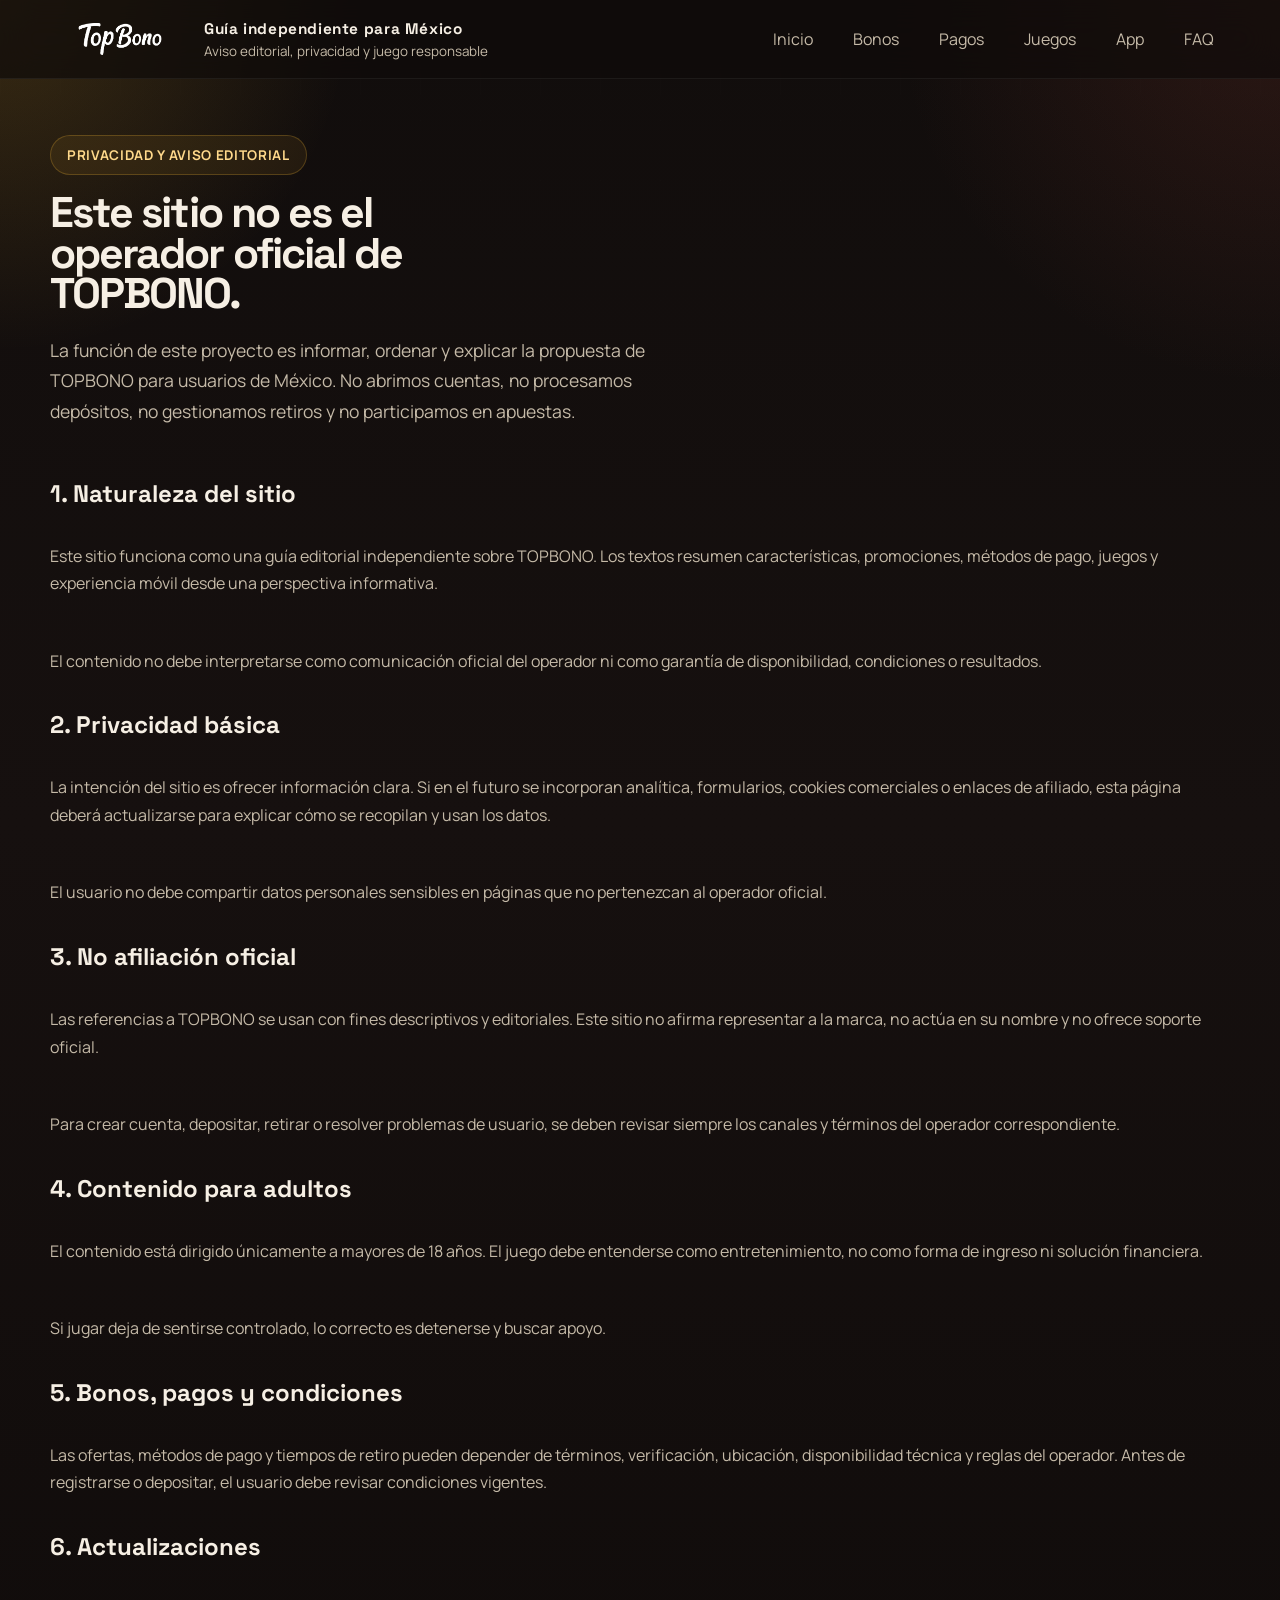
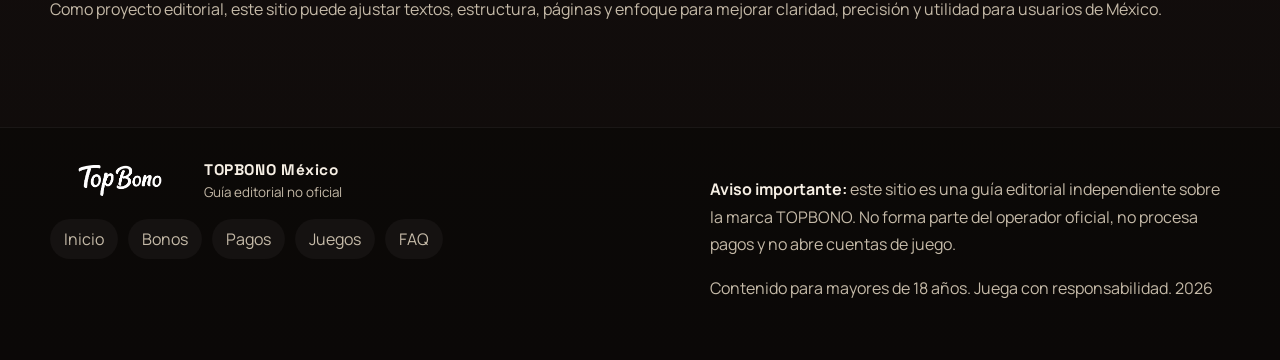
<file: privacidad.html>
<!DOCTYPE html>
<html lang="es-MX">
  <head>
    <meta charset="utf-8">
    <meta name="viewport" content="width=device-width, initial-scale=1">
    <title>Privacidad y aviso editorial | TOPBONO México</title>
    <meta name="description" content="Aviso editorial y privacidad del sitio independiente sobre TOPBONO México. Información sobre naturaleza del contenido, no afiliación oficial, mayores de 18 años y juego responsable.">
    <meta name="robots" content="index,follow">
    <meta name="theme-color" content="#120f0d">
    <link rel="canonical" href="https://rybakovnikolay2000-png.github.io/check.github.io/privacidad.html">
    <link rel="alternate" hreflang="es-MX" href="https://rybakovnikolay2000-png.github.io/check.github.io/privacidad.html">
    <link rel="alternate" hreflang="x-default" href="https://rybakovnikolay2000-png.github.io/check.github.io/privacidad.html">
    <link rel="icon" href="favicon.ico">
    <link rel="apple-touch-icon" href="apple-touch-icon.png">
    <link rel="manifest" href="site.webmanifest">
    <link rel="preconnect" href="https://fonts.googleapis.com">
    <link rel="preconnect" href="https://fonts.gstatic.com" crossorigin>
    <link href="https://fonts.googleapis.com/css2?family=Manrope:wght@400;500;600;700;800&family=Space+Grotesk:wght@500;700&display=swap" rel="stylesheet">
    <link rel="stylesheet" href="assets/css/styles.css">
  </head>
  <body class="legal-body">
    <a class="skip-link" href="#contenido">Saltar al contenido</a>
    <div class="site-shell">
      <header class="site-header">
        <div class="container header-row">
          <a class="brand" href="index.html">
            <img src="assets/media/logo-topbono.png" alt="TOPBONO" title="TOPBONO MEXICO">
            <span class="brand-mark">
              <strong>Guía independiente para México</strong>
              <span>Aviso editorial, privacidad y juego responsable</span>
            </span>
          </a>
          <button class="nav-toggle" type="button" aria-expanded="false" aria-controls="menu-principal">Menú</button>
          <nav class="site-nav" id="menu-principal" aria-label="Principal">
            <ul>
              <li><a href="index.html">Inicio</a></li>
              <li><a href="bonos.html">Bonos</a></li>
              <li><a href="pagos.html">Pagos</a></li>
              <li><a href="juegos.html">Juegos</a></li>
              <li><a href="app.html">App</a></li>
              <li><a href="faq.html">FAQ</a></li>
            </ul>
          </nav>
        </div>
      </header>

      <main id="contenido">
        <section class="page-hero">
          <div class="container">
            <span class="eyebrow">Privacidad y aviso editorial</span>
            <h1 class="page-title">Este sitio no es el operador oficial de TOPBONO.</h1>
            <p class="page-intro">La función de este proyecto es informar, ordenar y explicar la propuesta de TOPBONO para usuarios de México. No abrimos cuentas, no procesamos depósitos, no gestionamos retiros y no participamos en apuestas.</p>
          </div>
        </section>

        <section class="section">
          <div class="container prose">
            <h2>1. Naturaleza del sitio</h2>
            <p>Este sitio funciona como una guía editorial independiente sobre TOPBONO. Los textos resumen características, promociones, métodos de pago, juegos y experiencia móvil desde una perspectiva informativa.</p>
            <p>El contenido no debe interpretarse como comunicación oficial del operador ni como garantía de disponibilidad, condiciones o resultados.</p>

            <h2>2. Privacidad básica</h2>
            <p>La intención del sitio es ofrecer información clara. Si en el futuro se incorporan analítica, formularios, cookies comerciales o enlaces de afiliado, esta página deberá actualizarse para explicar cómo se recopilan y usan los datos.</p>
            <p>El usuario no debe compartir datos personales sensibles en páginas que no pertenezcan al operador oficial.</p>

            <h2>3. No afiliación oficial</h2>
            <p>Las referencias a TOPBONO se usan con fines descriptivos y editoriales. Este sitio no afirma representar a la marca, no actúa en su nombre y no ofrece soporte oficial.</p>
            <p>Para crear cuenta, depositar, retirar o resolver problemas de usuario, se deben revisar siempre los canales y términos del operador correspondiente.</p>

            <h2>4. Contenido para adultos</h2>
            <p>El contenido está dirigido únicamente a mayores de 18 años. El juego debe entenderse como entretenimiento, no como forma de ingreso ni solución financiera.</p>
            <p>Si jugar deja de sentirse controlado, lo correcto es detenerse y buscar apoyo.</p>

            <h2>5. Bonos, pagos y condiciones</h2>
            <p>Las ofertas, métodos de pago y tiempos de retiro pueden depender de términos, verificación, ubicación, disponibilidad técnica y reglas del operador. Antes de registrarse o depositar, el usuario debe revisar condiciones vigentes.</p>

            <h2>6. Actualizaciones</h2>
            <p>Como proyecto editorial, este sitio puede ajustar textos, estructura, páginas y enfoque para mejorar claridad, precisión y utilidad para usuarios de México.</p>
          </div>
        </section>
      </main>

      <footer class="site-footer">
        <div class="container footer-grid">
          <div>
            <a class="brand" href="index.html">
              <img src="assets/media/logo-topbono.png" alt="TOPBONO" title="TOPBONO MEXICO">
              <span class="brand-mark">
                <strong>TOPBONO México</strong>
                <span>Guía editorial no oficial</span>
              </span>
            </a>
            <ul class="footer-links">
              <li><a href="index.html">Inicio</a></li>
              <li><a href="bonos.html">Bonos</a></li>
              <li><a href="pagos.html">Pagos</a></li>
              <li><a href="juegos.html">Juegos</a></li>
              <li><a href="faq.html">FAQ</a></li>
            </ul>
          </div>
          <div class="footer-meta">
            <p><strong>Aviso importante:</strong> este sitio es una guía editorial independiente sobre la marca TOPBONO. No forma parte del operador oficial, no procesa pagos y no abre cuentas de juego.</p>
            <p>Contenido para mayores de 18 años. Juega con responsabilidad. <span data-year></span></p>
          </div>
        </div>
      </footer>
    </div>
    <script src="assets/js/site.js" defer></script>
  </body>
</html>
</file>
<file: assets/css/styles.css>
:root {
  --bg: #120f0d;
  --bg-soft: #1b1614;
  --panel: rgba(26, 20, 17, 0.9);
  --panel-strong: rgba(17, 13, 11, 0.96);
  --line: rgba(255, 255, 255, 0.1);
  --text: #f6efe4;
  --muted: #c5baa8;
  --gold: #f0b533;
  --gold-deep: #d9920b;
  --gold-soft: rgba(240, 181, 51, 0.18);
  --green-soft: #6e8d77;
  --red-soft: #b54d3d;
  --shadow: 0 20px 60px rgba(0, 0, 0, 0.34);
  --radius-xl: 28px;
  --radius-lg: 22px;
  --radius-md: 18px;
  --radius-sm: 14px;
  --container: 1180px;
}

*,
*::before,
*::after {
  box-sizing: border-box;
}

html {
  scroll-behavior: smooth;
}

body {
  margin: 0;
  font-family: "Manrope", "Segoe UI", sans-serif;
  color: var(--text);
  background:
    radial-gradient(circle at top right, rgba(181, 77, 61, 0.16), transparent 24rem),
    radial-gradient(circle at top left, rgba(240, 181, 51, 0.18), transparent 22rem),
    linear-gradient(180deg, #110d0c 0%, #16100f 42%, #0f0b0a 100%);
  min-height: 100vh;
  overflow-x: hidden;
}

body::before {
  content: "";
  position: fixed;
  inset: 0;
  background-image:
    linear-gradient(rgba(255, 255, 255, 0.02) 1px, transparent 1px),
    linear-gradient(90deg, rgba(255, 255, 255, 0.02) 1px, transparent 1px);
  background-size: 60px 60px;
  mask-image: linear-gradient(180deg, rgba(0, 0, 0, 0.35), transparent 75%);
  pointer-events: none;
  z-index: -1;
}

img {
  display: block;
  max-width: 100%;
}

a {
  color: inherit;
  text-decoration: none;
}

button,
a.button {
  font: inherit;
}

.skip-link {
  position: absolute;
  left: -999px;
  top: -999px;
}

.skip-link:focus {
  left: 16px;
  top: 16px;
  z-index: 1000;
  padding: 12px 16px;
  border-radius: 12px;
  background: #fff;
  color: #111;
}

.site-shell {
  overflow: clip;
}

.container {
  width: min(calc(100% - 32px), var(--container));
  margin: 0 auto;
}

.site-header {
  position: sticky;
  top: 0;
  z-index: 20;
  backdrop-filter: blur(18px);
  background: rgba(16, 12, 10, 0.72);
  border-bottom: 1px solid rgba(255, 255, 255, 0.06);
}

.header-row {
  display: flex;
  align-items: center;
  justify-content: space-between;
  gap: 24px;
  min-height: 78px;
}

.brand {
  display: inline-flex;
  align-items: center;
  gap: 14px;
  min-width: 0;
}

.brand img {
  width: 140px;
  height: auto;
}

.brand-mark {
  display: grid;
  gap: 4px;
}

.brand-mark strong {
  font-family: "Space Grotesk", sans-serif;
  font-size: 0.96rem;
  font-weight: 700;
  letter-spacing: 0.04em;
}

.brand-mark span {
  color: var(--muted);
  font-size: 0.84rem;
}

.nav-toggle {
  display: none;
  border: 1px solid var(--line);
  background: rgba(255, 255, 255, 0.03);
  color: var(--text);
  border-radius: 999px;
  padding: 10px 14px;
}

.site-nav ul {
  list-style: none;
  display: flex;
  align-items: center;
  gap: 8px;
  padding: 0;
  margin: 0;
}

.site-nav a {
  display: inline-flex;
  align-items: center;
  min-height: 42px;
  padding: 0 16px;
  border-radius: 999px;
  color: var(--muted);
  transition: 160ms ease;
}

.site-nav a:hover,
.site-nav a[aria-current="page"] {
  color: var(--text);
  background: rgba(255, 255, 255, 0.06);
}

.hero,
.page-hero {
  padding: 72px 0 36px;
}

.hero-grid,
.split-grid {
  display: grid;
  gap: 28px;
}

.hero-grid {
  grid-template-columns: minmax(0, 1.08fr) minmax(0, 0.92fr);
  align-items: start;
}

.hero--home {
  padding: 56px 0 28px;
}

.hero-grid--home {
  grid-template-columns: minmax(0, 1.08fr) minmax(300px, 0.82fr);
  gap: 32px;
  align-items: start;
}

.hero-home__copy {
  display: grid;
  align-content: start;
  gap: 0;
  padding-top: 8px;
}

.split-grid {
  grid-template-columns: minmax(0, 1fr) minmax(280px, 420px);
  align-items: start;
}

.eyebrow {
  display: inline-flex;
  align-items: center;
  gap: 10px;
  flex-wrap: wrap;
  border: 1px solid rgba(240, 181, 51, 0.24);
  background: rgba(240, 181, 51, 0.08);
  color: #ffd98b;
  border-radius: 999px;
  padding: 10px 16px;
  font-size: 0.84rem;
  font-weight: 700;
  letter-spacing: 0.05em;
  text-transform: uppercase;
}

.eyebrow--subtle {
  padding: 0;
  border: 0;
  border-radius: 0;
  background: transparent;
  color: #d6ac5a;
  letter-spacing: 0.08em;
}

.eyebrow--subtle::after {
  content: "";
  width: 56px;
  height: 1px;
  background: linear-gradient(90deg, rgba(240, 181, 51, 0.46), rgba(240, 181, 51, 0));
}

.display-title,
.page-title,
.section-title {
  font-family: "Space Grotesk", sans-serif;
  line-height: 0.97;
  margin: 0;
}

.display-title {
  font-size: clamp(2.8rem, 6vw, 5.2rem);
  margin-top: 18px;
}

.display-title--home {
  max-width: 13.5ch;
  font-size: clamp(2.35rem, 3.45vw, 3.15rem);
  letter-spacing: -0.05em;
  line-height: 0.94;
}

.page-title {
  max-width: 15ch;
  font-size: clamp(2.15rem, 3.35vw, 3.15rem);
  letter-spacing: -0.045em;
  line-height: 0.95;
  margin-top: 18px;
}

.section-title {
  font-size: clamp(1.8rem, 3vw, 2.8rem);
}

.lede,
.page-intro,
.section-copy,
.prose p,
.feature-card p,
.stat-card p,
.method-card p,
.category-card p,
.faq-intro,
.quote-card p,
.editorial-block p,
.notice-card p {
  color: var(--muted);
  line-height: 1.72;
}

.lede,
.page-intro {
  font-size: 1.1rem;
  max-width: 58ch;
  margin: 20px 0 0;
}

.hero-kicker {
  margin: 18px 0 0;
  max-width: 52ch;
  color: #f0d39b;
  font-size: 1rem;
  font-weight: 700;
  line-height: 1.6;
}

.lede--home {
  max-width: 54ch;
}

.button-row {
  display: flex;
  gap: 14px;
  flex-wrap: wrap;
  margin-top: 28px;
}

.button-row--hero {
  margin-top: 24px;
}

.button,
.button-secondary {
  display: inline-flex;
  align-items: center;
  justify-content: center;
  min-height: 52px;
  padding: 0 22px;
  border-radius: 999px;
  border: 1px solid transparent;
  font-weight: 700;
  transition: transform 160ms ease, background 160ms ease, border-color 160ms ease;
}

.button {
  background: linear-gradient(135deg, #f3bd46, #d98d00);
  color: #1e1408;
  box-shadow: 0 14px 30px rgba(240, 181, 51, 0.24);
}

.button-secondary {
  border-color: rgba(255, 255, 255, 0.14);
  background: rgba(255, 255, 255, 0.03);
  color: var(--text);
}

.button:hover,
.button-secondary:hover {
  transform: translateY(-2px);
}

.hero-signals {
  display: flex;
  flex-wrap: wrap;
  gap: 12px;
  margin-top: 24px;
}

.signal-pill {
  display: inline-flex;
  align-items: center;
  min-height: 44px;
  padding: 0 16px;
  border-radius: 999px;
  border: 1px solid rgba(255, 255, 255, 0.1);
  background: rgba(255, 255, 255, 0.04);
  color: var(--text);
  font-weight: 700;
  line-height: 1.2;
  box-shadow: inset 0 1px 0 rgba(255, 255, 255, 0.03);
}

.hero-stats,
.mini-stats,
.chip-cloud,
.pill-row {
  display: grid;
  gap: 14px;
}

.hero-stats {
  margin-top: 28px;
  grid-template-columns: repeat(3, minmax(0, 1fr));
}

.stat-card,
.feature-card,
.method-card,
.category-card,
.notice-card,
.editorial-block,
.quote-card,
.faq-card,
.cta-panel,
.hero-art,
.page-art,
.surface-panel {
  position: relative;
  overflow: hidden;
  border: 1px solid var(--line);
  background: linear-gradient(180deg, rgba(255, 255, 255, 0.03), rgba(255, 255, 255, 0.01));
  border-radius: var(--radius-lg);
  box-shadow: var(--shadow);
}

.stat-card,
.feature-card,
.method-card,
.category-card,
.notice-card,
.quote-card,
.faq-card,
.editorial-block,
.surface-panel {
  padding: 24px;
}

.stat-card strong,
.feature-card h3,
.method-card h3,
.category-card h3,
.notice-card h3,
.quote-card h3,
.faq-card h3,
.editorial-block h3 {
  font-family: "Space Grotesk", sans-serif;
}

.stat-card strong {
  display: block;
  font-size: 1.25rem;
  margin-bottom: 8px;
}

.stat-card span,
.feature-meta,
.tiny-note {
  display: inline-flex;
  align-items: center;
  gap: 8px;
  color: #ffdf98;
  font-size: 0.82rem;
  text-transform: uppercase;
  letter-spacing: 0.05em;
  font-weight: 800;
}

.hero-art,
.page-art {
  padding: 18px;
  background:
    radial-gradient(circle at top right, rgba(240, 181, 51, 0.14), transparent 50%),
    linear-gradient(180deg, rgba(255, 255, 255, 0.05), rgba(255, 255, 255, 0.02));
}

.hero-art__frame,
.page-art__frame {
  border-radius: 22px;
  overflow: hidden;
  border: 1px solid rgba(255, 255, 255, 0.08);
  background: #1a1614;
}

.hero-art__frame img,
.page-art__frame img {
  width: 100%;
  height: auto;
  object-fit: cover;
}

.page-art__frame img {
  aspect-ratio: 16 / 9;
}

.page-art--phone {
  max-width: 360px;
  margin-left: auto;
}

.page-art--phone .page-art__frame img {
  aspect-ratio: 4 / 5;
  object-position: top center;
}

.faq-hero-panel {
  display: grid;
  align-content: start;
  gap: 16px;
  min-height: 100%;
}

.faq-hero-panel .surface-panel__title {
  max-width: 16ch;
}

.faq-hero-panel ul {
  margin: 0;
  padding-left: 18px;
}

.hero-art__caption,
.page-art__caption {
  display: grid;
  gap: 6px;
  margin-top: 14px;
  color: var(--muted);
  font-size: 0.95rem;
}

.hero-art__caption strong,
.page-art__caption strong {
  color: var(--text);
  font-size: 1rem;
}

.hero-summary-panel {
  display: grid;
  align-content: start;
  gap: 16px;
  min-height: 100%;
  padding: 24px;
  background: linear-gradient(180deg, rgba(255, 255, 255, 0.035), rgba(255, 255, 255, 0.02));
}

.hero-summary-panel .surface-panel__title {
  max-width: 12ch;
  margin: 0;
  font-size: 1.9rem;
  line-height: 1.08;
}

.hero-summary-list {
  display: grid;
  gap: 12px;
}

.hero-summary-item {
  padding: 14px 16px;
  border: 1px solid rgba(255, 255, 255, 0.08);
  border-radius: 18px;
  background: rgba(255, 255, 255, 0.025);
}

.hero-summary-item strong {
  display: block;
  margin: 0 0 6px;
  font-family: "Space Grotesk", sans-serif;
  font-size: 1rem;
  line-height: 1.2;
}

.hero-summary-item p {
  margin: 0;
  color: var(--muted);
  font-size: 0.94rem;
  line-height: 1.6;
}

.hero-summary-panel .method-chips,
.hero-summary-panel .meta-strip {
  margin-top: 0;
}

.hero-showcase {
  display: grid;
  gap: 16px;
  align-self: start;
}

.hero-rail {
  display: grid;
  align-content: start;
  gap: 14px;
}

.rail-card {
  padding: 22px;
  border: 1px solid rgba(255, 255, 255, 0.08);
  border-radius: var(--radius-lg);
  background: linear-gradient(180deg, rgba(25, 20, 17, 0.98), rgba(16, 12, 10, 0.96));
  box-shadow: var(--shadow);
}

.rail-card--lead {
  padding: 24px;
}

.rail-card__label {
  display: inline-flex;
  align-items: center;
  gap: 8px;
  color: #e0bb74;
  font-size: 0.78rem;
  font-weight: 800;
  letter-spacing: 0.05em;
  text-transform: uppercase;
}

.rail-card__label::after {
  content: "";
  width: 44px;
  height: 1px;
  background: linear-gradient(90deg, rgba(240, 181, 51, 0.4), rgba(240, 181, 51, 0));
}

.rail-card__title {
  margin: 10px 0 10px;
  font-family: "Space Grotesk", sans-serif;
  font-size: clamp(1.3rem, 2vw, 1.7rem);
  line-height: 1.08;
}

.rail-card p,
.rail-card li {
  margin: 0;
  color: var(--muted);
  line-height: 1.65;
}

.rail-card strong {
  display: block;
  margin: 6px 0 8px;
  font-family: "Space Grotesk", sans-serif;
  font-size: 1.06rem;
  line-height: 1.18;
}

.rail-mini-grid {
  display: grid;
  gap: 14px;
}

.hero-showcase__media {
  padding: 16px;
  border: 1px solid var(--line);
  border-radius: var(--radius-xl);
  background:
    radial-gradient(circle at top right, rgba(240, 181, 51, 0.18), transparent 48%),
    linear-gradient(180deg, rgba(255, 255, 255, 0.05), rgba(255, 255, 255, 0.02));
  box-shadow: var(--shadow);
}

.hero-showcase__media img {
  width: 100%;
  border-radius: 22px;
  border: 1px solid rgba(255, 255, 255, 0.08);
}

.hero-showcase__notes {
  display: grid;
  grid-template-columns: repeat(2, minmax(0, 1fr));
  gap: 14px;
}

.hero-note {
  min-height: 100%;
  padding: 18px;
  border: 1px solid var(--line);
  border-radius: var(--radius-lg);
  background: linear-gradient(180deg, rgba(255, 255, 255, 0.04), rgba(255, 255, 255, 0.02));
  box-shadow: var(--shadow);
}

.hero-note__label {
  display: inline-flex;
  align-items: center;
  color: #ffdf98;
  font-size: 0.78rem;
  font-weight: 800;
  letter-spacing: 0.05em;
  text-transform: uppercase;
}

.hero-note strong {
  display: block;
  margin-top: 10px;
  font-family: "Space Grotesk", sans-serif;
  font-size: 1.06rem;
  line-height: 1.16;
}

.hero-note p {
  margin: 10px 0 0;
  color: var(--muted);
  line-height: 1.62;
}

.section {
  padding: 42px 0;
}

.section--tight {
  padding-top: 18px;
}

.section-header {
  display: grid;
  gap: 14px;
  margin-bottom: 26px;
}

.section-header--split {
  grid-template-columns: minmax(0, 1fr) minmax(280px, 420px);
  align-items: end;
  gap: 24px;
}

.section-copy {
  max-width: 64ch;
  margin: 0;
}

.card-grid {
  display: grid;
  gap: 18px;
}

.card-grid--2 {
  grid-template-columns: repeat(2, minmax(0, 1fr));
}

.card-grid--3 {
  grid-template-columns: repeat(3, minmax(0, 1fr));
}

.card-grid--4 {
  grid-template-columns: repeat(2, minmax(0, 1fr));
}

.feature-card::before,
.method-card::before,
.category-card::before {
  content: "";
  position: absolute;
  inset: 0 auto 0 0;
  width: 6px;
  background: linear-gradient(180deg, var(--gold), rgba(240, 181, 51, 0));
}

.feature-card h3,
.method-card h3,
.category-card h3,
.notice-card h3,
.quote-card h3,
.faq-card h3,
.editorial-block h3 {
  margin: 12px 0 10px;
  font-size: 1.18rem;
  line-height: 1.22;
}

.card-index {
  display: inline-flex;
  align-items: center;
  justify-content: center;
  min-width: 54px;
  min-height: 54px;
  border-radius: 18px;
  background: rgba(240, 181, 51, 0.12);
  color: #ffd67f;
  font-weight: 800;
  letter-spacing: 0.04em;
}

.surface-panel {
  padding: 28px;
  background:
    linear-gradient(180deg, rgba(255, 255, 255, 0.04), rgba(255, 255, 255, 0.015)),
    url("../media/ui/top-surface.png") center bottom / cover no-repeat;
}

.surface-panel.hero-summary-panel {
  padding: 24px;
  background: linear-gradient(180deg, rgba(28, 22, 19, 0.98), rgba(17, 13, 11, 0.96));
}

.surface-panel__title {
  margin: 0 0 12px;
  font-family: "Space Grotesk", sans-serif;
  font-size: 1.4rem;
}

.surface-panel ul,
.prose ul {
  margin: 0;
  padding-left: 20px;
  color: var(--muted);
  line-height: 1.75;
}

.method-chips {
  display: flex;
  flex-wrap: wrap;
  gap: 10px;
  margin-top: 18px;
}

.chip {
  display: inline-flex;
  align-items: center;
  min-height: 40px;
  padding: 0 14px;
  border-radius: 999px;
  border: 1px solid rgba(255, 255, 255, 0.08);
  background: rgba(255, 255, 255, 0.04);
  color: var(--text);
  font-weight: 700;
  font-size: 0.94rem;
}

.chip--soft {
  color: var(--muted);
}

.quote-card {
  background:
    linear-gradient(135deg, rgba(240, 181, 51, 0.13), rgba(255, 255, 255, 0.02)),
    #17120f;
}

.quote-card blockquote {
  margin: 0;
  font-size: clamp(1.2rem, 2vw, 1.55rem);
  line-height: 1.55;
  font-weight: 700;
}

.quote-card footer {
  margin-top: 14px;
  color: var(--muted);
  font-size: 0.95rem;
}

.page-hero {
  padding: 56px 0 24px;
}

.page-hero__grid {
  display: grid;
  grid-template-columns: minmax(0, 1fr) minmax(280px, 380px);
  gap: 28px;
  align-items: start;
}

.highlight-list {
  display: grid;
  gap: 12px;
  margin-top: 24px;
}

.highlight-item {
  display: grid;
  grid-template-columns: auto 1fr;
  gap: 12px;
  align-items: start;
  padding: 16px 18px;
  border-radius: 18px;
  background: rgba(255, 255, 255, 0.03);
  border: 1px solid rgba(255, 255, 255, 0.07);
}

.highlight-item strong {
  display: block;
  margin-bottom: 6px;
}

.highlight-badge {
  display: inline-flex;
  align-items: center;
  justify-content: center;
  min-width: 40px;
  min-height: 40px;
  border-radius: 14px;
  background: rgba(240, 181, 51, 0.14);
  color: #ffd785;
  font-weight: 800;
}

.category-card {
  min-height: 100%;
}

.category-card .label-row {
  display: flex;
  align-items: center;
  justify-content: space-between;
  gap: 12px;
  color: #ffe2a1;
  font-size: 0.85rem;
  text-transform: uppercase;
  letter-spacing: 0.05em;
  font-weight: 800;
}

.editorial-block {
  background:
    linear-gradient(135deg, rgba(110, 141, 119, 0.18), rgba(240, 181, 51, 0.08)),
    #161311;
}

.editorial-block h3 {
  font-size: 1.55rem;
}

.faq-list {
  display: grid;
  gap: 12px;
}

.faq-list details {
  border: 1px solid rgba(255, 255, 255, 0.09);
  background: rgba(255, 255, 255, 0.02);
  border-radius: 18px;
  overflow: hidden;
}

.faq-list summary {
  list-style: none;
  cursor: pointer;
  padding: 18px 20px;
  font-weight: 700;
  position: relative;
  padding-right: 54px;
}

.faq-list summary::-webkit-details-marker {
  display: none;
}

.faq-list summary::after {
  content: "+";
  position: absolute;
  right: 20px;
  top: 50%;
  transform: translateY(-50%);
  color: #ffd88d;
  font-size: 1.4rem;
  font-weight: 700;
}

.faq-list details[open] summary::after {
  content: "–";
}

.faq-list .answer {
  padding: 0 20px 18px;
  color: var(--muted);
  line-height: 1.7;
}

.cta-panel {
  padding: 30px;
  background:
    linear-gradient(135deg, rgba(240, 181, 51, 0.18), rgba(181, 77, 61, 0.12)),
    #16110f;
}

.cta-panel h2,
.cta-panel h3 {
  margin: 0 0 12px;
  font-family: "Space Grotesk", sans-serif;
}

.notice-grid {
  display: grid;
  gap: 18px;
  grid-template-columns: repeat(3, minmax(0, 1fr));
}

.meta-strip {
  display: flex;
  flex-wrap: wrap;
  gap: 12px;
  margin-top: 18px;
}

.meta-strip .chip {
  background: rgba(17, 13, 11, 0.45);
}

.quick-links {
  display: grid;
  grid-template-columns: repeat(4, minmax(0, 1fr));
  gap: 16px;
}

.quick-link {
  display: grid;
  gap: 10px;
  min-height: 100%;
  padding: 22px;
  border: 1px solid var(--line);
  border-radius: var(--radius-lg);
  background:
    linear-gradient(180deg, rgba(255, 255, 255, 0.035), rgba(255, 255, 255, 0.01)),
    rgba(18, 14, 12, 0.9);
  box-shadow: var(--shadow);
  transition: transform 160ms ease, border-color 160ms ease, background 160ms ease;
}

.quick-link:hover {
  transform: translateY(-3px);
  border-color: rgba(240, 181, 51, 0.24);
  background:
    linear-gradient(180deg, rgba(240, 181, 51, 0.06), rgba(255, 255, 255, 0.015)),
    rgba(18, 14, 12, 0.94);
}

.quick-link__label {
  color: #ffda90;
  font-size: 0.76rem;
  font-weight: 800;
  letter-spacing: 0.08em;
  text-transform: uppercase;
}

.quick-link strong {
  font-family: "Space Grotesk", sans-serif;
  font-size: 1.12rem;
  line-height: 1.14;
}

.quick-link p {
  margin: 0;
  color: var(--muted);
  line-height: 1.62;
}

.site-footer {
  margin-top: 46px;
  border-top: 1px solid rgba(255, 255, 255, 0.06);
  background: rgba(9, 7, 6, 0.58);
}

.footer-grid {
  display: grid;
  grid-template-columns: minmax(0, 1.1fr) minmax(0, 0.9fr);
  gap: 24px;
  padding: 32px 0 42px;
}

.footer-links {
  list-style: none;
  display: flex;
  flex-wrap: wrap;
  gap: 10px;
  padding: 0;
  margin: 18px 0 0;
}

.footer-links a {
  display: inline-flex;
  min-height: 40px;
  align-items: center;
  padding: 0 14px;
  border-radius: 999px;
  background: rgba(255, 255, 255, 0.04);
  color: var(--muted);
}

.footer-meta {
  color: var(--muted);
  line-height: 1.72;
}

.footer-meta strong {
  color: var(--text);
}

.legal-body .section {
  padding-top: 28px;
}

.prose {
  display: grid;
  gap: 18px;
}

.prose h2,
.prose h3 {
  margin: 0;
  font-family: "Space Grotesk", sans-serif;
}

@media (max-width: 1040px) {
  .hero-grid,
  .split-grid,
  .page-hero__grid,
  .section-header--split,
  .footer-grid {
    grid-template-columns: 1fr;
  }

  .card-grid--4,
  .quick-links {
    grid-template-columns: repeat(2, minmax(0, 1fr));
  }

  .notice-grid {
    grid-template-columns: 1fr;
  }
}

@media (max-width: 860px) {
  .nav-toggle {
    display: inline-flex;
  }

  .site-nav {
    position: absolute;
    inset: calc(100% + 10px) 16px auto;
    border-radius: 22px;
    background: rgba(16, 12, 10, 0.96);
    border: 1px solid rgba(255, 255, 255, 0.08);
    box-shadow: var(--shadow);
    padding: 10px;
    display: none;
  }

  .site-nav.is-open {
    display: block;
  }

  .site-nav ul {
    flex-direction: column;
    align-items: stretch;
  }

  .site-nav a {
    min-height: 46px;
  }

  .hero-stats,
  .card-grid--3,
  .card-grid--2,
  .quick-links {
    grid-template-columns: 1fr;
  }

  .hero-showcase__notes {
    grid-template-columns: 1fr;
  }
}

@media (max-width: 640px) {
  .hero,
  .page-hero {
    padding-top: 48px;
  }

  .header-row {
    min-height: 72px;
  }

  .brand img {
    width: 92px;
  }

  .brand-mark strong {
    font-size: 0.82rem;
  }

  .brand-mark span {
    display: none;
  }

  .section {
    padding: 32px 0;
  }

  .stat-card,
  .feature-card,
  .method-card,
  .category-card,
  .notice-card,
  .quote-card,
  .faq-card,
  .editorial-block,
  .surface-panel,
  .cta-panel {
    padding: 20px;
  }

  .card-grid--4 {
    grid-template-columns: 1fr;
  }

  .display-title--home {
    max-width: 11ch;
    font-size: clamp(2.3rem, 9.8vw, 3.05rem);
  }

  .page-title {
    max-width: none;
    font-size: clamp(2.15rem, 10vw, 3.2rem);
  }

  .hero-kicker {
    font-size: 0.9rem;
  }

  .hero-signals {
    gap: 10px;
  }

  .signal-pill {
    width: 100%;
    justify-content: flex-start;
  }

  .hero-showcase__media {
    padding: 14px;
  }

  .hero-note {
    padding: 16px;
  }

  .button,
  .button-secondary {
    width: 100%;
  }
}
</file>
